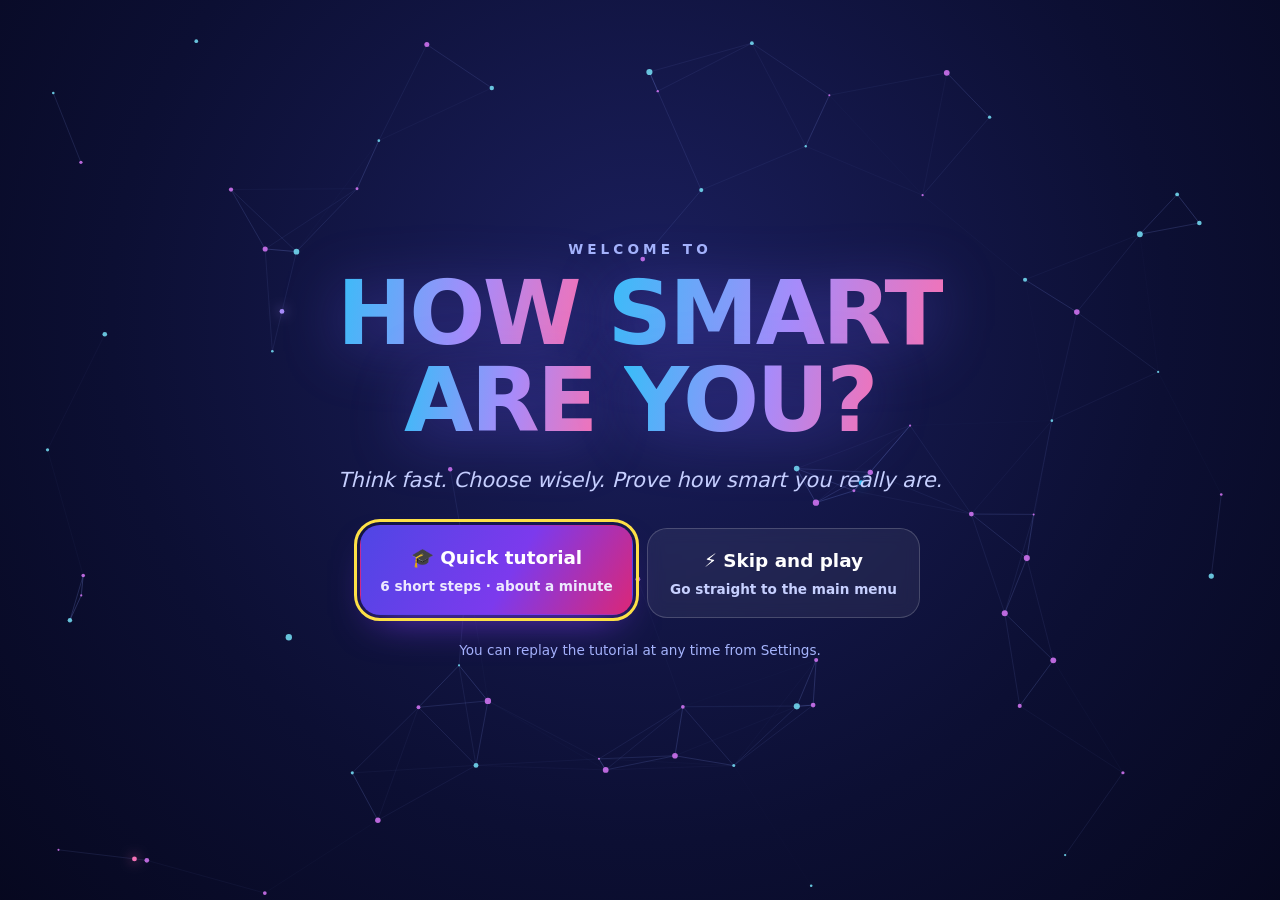
<file: index.html>
<!DOCTYPE html>
<html lang="en">
<head>
<meta charset="utf-8">
<meta name="viewport" content="width=device-width, initial-scale=1, viewport-fit=cover">
<title>How Smart Are You?</title>
<link rel="icon" href="data:,">

<link rel="stylesheet" href="css/game.css">
<script>
/* Loading guard: if a game file can't be loaded (a missing file, a bad upload, a dropped connection),
   show a clear message with a Reload button instead of a half-working page. Optional files (marked
   data-optional, such as a platform SDK that an ad blocker may stop) are ignored. */
(function(){var missing=false;
 function fail(why){if(document.getElementById('hsay-loadfail'))return;var d=document.createElement('div');d.id='hsay-loadfail';d.setAttribute('role','alert');
  d.style.cssText='position:fixed;inset:0;z-index:2147483646;display:grid;place-items:center;padding:24px;background:#0b0a1f;color:#f6f1ff;font:17px/1.5 system-ui,-apple-system,Segoe UI,Roboto,sans-serif;text-align:center';
  d.innerHTML='<div style="max-width:420px"><div style="font-size:3rem">🧠</div><h1 style="font-size:1.6rem;margin:.3em 0">The game couldn’t finish loading</h1><p style="color:#c7c1e6">'+why+'</p><button style="margin-top:12px;padding:12px 26px;border:0;border-radius:14px;font:800 1.05rem system-ui,sans-serif;background:#7c3aed;color:#fff;cursor:pointer" onclick="location.reload()">Reload</button></div>';
  document.body.appendChild(d)}
 window.addEventListener('error',function(e){var t=e.target;if(t&&t!==window&&(t.tagName==='SCRIPT'||t.tagName==='LINK')&&!t.hasAttribute('data-optional'))missing=true},true);
 window.addEventListener('load',function(){if(missing)fail('A game file is missing or couldn’t be downloaded. Check your connection and try again.');
  else if(!window.HSAY_BOOTED)fail('Something went wrong while starting the game. Reloading usually fixes it.')})})();
</script>
</head>
<body>
<button class="tg" id="tg" aria-label="Toggle light and dark theme">◐</button>
<nav class="topnav" aria-label="Player areas"><button class="chip" data-shop aria-label="Shop" data-s="Shop">🛒<span class="tx"> Shop</span></button><button class="chip" data-p="progress" aria-label="Progress" data-s="Progress">📈<span class="tx"> Progress</span></button><button class="chip" data-p="stats" aria-label="Stats" data-s="Stats">📊<span class="tx"> Stats</span></button><button class="chip" data-p="achievements" aria-label="Achievements" data-s="Awards">🏅<span class="tx"> Achievements</span></button><button class="chip" data-p="missions" aria-label="Missions" data-s="Missions">🎯<span class="tx"> Missions</span></button><button class="chip" data-p="profile" aria-label="Profile" data-s="Profile">👤<span class="tx"> Profile</span></button><button class="chip" data-a="music" aria-label="Music" data-s="Music">🎵<span class="tx"> Music</span></button><button class="chip" id="mbtn" hidden aria-label="Play music">♪</button></nav>
<div class="orb o1"></div><div class="orb o2"></div>
<canvas id="bg" aria-hidden="true"></canvas>

<main class="stage">
  <button class="pcard" id="pcard" data-p="profile" aria-label="Open your profile"></button>
  <div class="badge">The brain-teasing game</div>
  <h1 id="title" aria-label="How Smart Are You?"></h1>
  <p class="tag" id="tag" aria-live="off"></p>
  <nav class="menu">
    <button class="btn main" data-a="play">▶ Play</button>
    <button class="btn" data-a="shop">🛒 Shop</button>
    <button class="btn" data-a="settings">⚙ Settings</button>
    <button class="btn" data-a="updates">✦ Updates</button>
    <button class="btn" data-a="leaderboard">🏆 Best results</button>
  </nav>
  <button class="dcard" id="dcard" data-p="missions" aria-label="Daily Challenge"></button>
</main>
<section class="welcome" id="welcome" hidden role="dialog" aria-modal="true" aria-labelledby="wlT"><canvas id="wlbg" aria-hidden="true"></canvas><div class="wlin" id="wlin"></div></section>

<div class="scrim" id="settings" aria-hidden="true"><div class="panel" role="dialog" aria-label="Settings">
  <h2>Settings</h2>
  <div class="row"><label for="master">Master volume</label><input type="range" id="master" min="0" max="100" aria-valuetext=""></div>
  <div class="row"><span>Sound effects</span><div class="chips"><button class="chip" data-k="sound" data-v="true">On</button><button class="chip" data-k="sound" data-v="false">Off</button></div></div>
  <div class="row"><span>Motion</span><div class="chips"><button class="chip" data-k="calm" data-v="false">Full</button><button class="chip" data-k="calm" data-v="true">Calm</button></div></div>
  <div class="row"><label for="vol">Sound effects volume</label><input type="range" id="vol" min="0" max="100" aria-valuetext=""></div>
  <div class="row"><span>Music</span><div class="chips"><button class="chip" data-mon="true">On</button><button class="chip" data-mon="false">Off</button></div></div>
  <div class="row"><label for="mvol">Music volume</label><input type="range" id="mvol" min="0" max="100" aria-valuetext=""></div>
  <div class="row"><span>Menu music</span><button class="chip" data-a="music">🎵 <span id="mcur">Neon Lobby</span> · Change</button></div>
  <div class="mplay"><p class="mut" id="mnow" aria-live="polite"></p><button class="chip" id="mpp" hidden>▶ Play</button></div>
  <p class="mut" style="font-size:.8rem">Original music made for this game and played live by your browser (no audio files). Every mode has its own track: Quiz Show (Classic), Last Second (Survival, speeding up as the clock runs down), Neural Arena (Human vs AI), Showtime (Category Game), Hidden Door (Riddle Mode) and Final Riddle (boss riddles). Pick the menu music in the Music panel (🎵 at the top of the home screen); it never replaces a mode’s own soundtrack. Games end with a short victory or defeat tune. Sound effects work with the music on or off.</p>
  <div class="row" id="huerow"><label for="hue">Accent colour</label><input type="range" id="hue" min="0" max="360"></div>
  <div class="row" id="lookrow"><span>Look</span><span class="chips"><button class="chip" data-shop="themes">🎨 Themes</button><button class="chip" data-inv>🎒 Inventory</button></span></div>
  <p class="mut" id="looknote"></p>
  <div class="row"><span>Tutorial</span><button class="chip" data-wlreplay>🎓 Replay the tutorial</button></div>
  <p class="mut" id="privnote" style="font-size:.8rem"><b>Privacy:</b> no account, email or sign-in is needed. Your player name, progress and settings are stored only in this browser on this device and are not sent to us. Clearing your browser data deletes them; to keep a copy, use Export save on your Profile page.</p>
  <button class="x" data-a="close">Done</button>
</div></div>

<div class="scrim" id="updates" aria-hidden="true"><div class="panel" role="dialog" aria-label="Updates">
  <h2>Updates</h2>
  <ul class="log">
    <li><b>v0.15.4 · Pause fix</b> Pressing Esc or the pause button is no longer counted as playing (Poki edition).</li>
    <li><b>v0.15.3 · Pause</b> Press Esc, or tap the pause button on phones and tablets, to pause any game: the clock stops and the question is hidden until you resume. Also: a stricter player-name check.</li>
    <li><b>v0.15.2 · Behind the scenes</b> The game is now built from separate, tidier files, with no changes to how it plays, and Settings now shows a lasting warning if your browser can’t save progress. Also: a stricter player-name check, a short privacy note in Settings, and a Skip button for boss-riddle intros.</li>
    <li><b>v0.15.1 · Release check</b> Smoother menus (the home screen rests while a panel or game covers it), fixes for older Safari and Firefox, a Daily Challenge and missions that can’t be re-claimed by changing the device date, a finished-but-unclaimed Daily Challenge is now paid after midnight instead of lost, better handling of full browser storage, and a reminder of when you last backed up your save.</li>
    <li><b>v0.15 · Polish update</b> A welcome screen and a quick interactive tutorial for new players (replay it from Settings), a Daily Challenge with streak bonuses, 19 new long-term achievements, a full player record on your profile, live previews for every effect in the shop and inventory, a phone layout with a tab bar along the bottom, and safer saving (a backup copy, recovery from a damaged save, and progress kept in step between tabs).</li>
    <li><b>v0.14 · Customisation update</b> A Music panel with 8 menu tracks to preview and choose (6 of them new), 29 new themes, 12 new backgrounds, new frames, titles and effects, and 35 harder achievements, some secret, with exclusive rewards and a new achievements screen.</li>
    <li><b>v0.13 · Immersion update</b> Every mode now has its own music, a five-second introduction and a 3-2-1-GO countdown, and its own stage in place of the homepage background. Right and wrong answers are louder and clearer, and the AI has its own sounds.</li>
    <li><b>v0.12 · Riddle Mode and arenas</b> A new Riddle Mode with its own riddles, timers, hints and boss riddles. Every mode now has its own stage, Human vs AI plays in a 3D arena with a clock that speeds up, and there is new music, a Survival heartbeat and a master volume.</li>
    <li><b>v0.11 · Category Game</b> A new mode: take turns naming things in a category against 1 to 8 AI opponents with seven difficulty levels, across 44 categories with their own answer lists. Includes new achievements, missions and a Category Game stats page. Online rooms are built and need an online server to be connected before they can be used.</li>
    <li><b>v0.10 · Quality pass</b> Fixes and polish across the game: corrected and replaced questions, fairer Survival rewards, a Submit button for touch screens, stricter checking of short answers, smoother settings sliders and many smaller fixes.</li>
    <li><b>v0.9 · Survival, 43 categories and Mythic items</b> A new Survival Mode (one life, one shared clock), 43 categories with 1738 written questions, smarter answer checking (small typos, “the”, accents, number words and alternative answers), 19 new themes, 10 new backgrounds, 20 new avatars, Mythic and Insane rarities, optional original music, username checks and separate best results for each mode.</li>
    <li><b>v0.8 · Shop &amp; customisation</b> A shop with 11 themes, 11 backgrounds, avatars (including original drawn designs), titles, profile frames, effects and sound packs. Preview before you buy, an inventory to equip and unequip, rarity labels and daily featured items. Every level up now pays 🪙 30 and 💎 1.</li>
    <li><b>v0.7</b> 34 categories, 800 questions, achievements and daily and weekly missions.</li>
    <li><b>v0.6</b> Levels, ranks, Brain Coins and Gems, statistics and save backups.</li>
    <li><b>Next</b> More game modes.</li>
  </ul>
  <button class="x" data-a="close">Close</button>
</div></div>

<div class="scrim" id="leaderboard" aria-hidden="true"><div class="panel" role="dialog" aria-label="Best results">
  <h2>Your best results</h2><div class="ptabs" id="lbtabs"></div><p class="lbme" id="lbme"></p><p class="mut">Your top 10 runs in this mode, saved on this device.</p><ol class="lb" id="lbl"></ol>
  <button class="x" data-a="close">Close</button>
</div></div>

<div class="scrim" id="page" aria-hidden="true"><div class="panel wide" role="dialog" aria-label="Player area"><div class="ptabs" id="ptabs"></div><div id="pg"></div><button class="x" data-a="close">Close</button></div></div>

<div class="scrim" id="shop" aria-hidden="true"><div class="panel shop" role="dialog" aria-labelledby="shopT">
  <div class="shophd">
    <div class="top"><h2 id="shopT">Shop</h2><div class="bal" aria-live="polite"><span id="balC">🪙 0</span><span id="balG">💎 0</span></div><button class="chip" id="invBtn" aria-pressed="false">🎒 Inventory</button><button class="chip" data-a="close" aria-label="Close the shop">✕</button></div>
    <div class="stabs" role="tablist" aria-label="Shop sections" id="stabs"></div>
    <div class="sfilt" id="sfilt"><input class="nm" id="ssearch" type="search" placeholder="Search every item" aria-label="Search the shop" autocomplete="off"><select id="sshow" aria-label="Show"><option value="all">All items</option><option value="avail">Not owned</option><option value="afford">Can afford now</option><option value="owned">Owned</option></select><select id="ssort" aria-label="Sort"><option value="price">Price: low to high</option><option value="rar">Rarity</option><option value="name">Name</option></select></div>
  </div>
  <div class="shopbody" id="sbody"></div>
</div></div>
<div class="panel pvdemo" id="pvdemo" hidden aria-hidden="true"><h3>Sample screen</h3><p class="mut">How this theme looks in a game:</p><p><b>Which planet is known as the Red Planet?</b></p><input class="ans" value="Mars" readonly tabindex="-1" aria-hidden="true"><div class="qbtns"><span class="chip" aria-pressed="true">Selected</span><span class="chip">Option</span></div><span class="bar"><i style="width:64%"></i></span><p class="mut" style="margin-top:6px">Level 12 · 640 / 1,000 XP</p><span class="x" style="display:block;text-align:center">Main button</span></div>
<div class="pvbar" id="pvbar" hidden role="status"><span>Previewing <b id="pvname"></b></span><button class="chip" id="pvsample" hidden aria-pressed="false">Sample screen</button><button class="chip" id="pvbuy"></button><button class="chip" id="pvend">Back to shop</button></div>

<div class="scrim" id="music" aria-hidden="true"><div class="panel musp" role="dialog" aria-modal="true" aria-labelledby="musT"><h2 id="musT">🎵 Music</h2><p class="mut">Choose the music for the menus. Every game mode keeps its own soundtrack, which plays automatically.</p><div class="mnow"><div class="eq" id="meq" aria-hidden="true"><i></i><i></i><i></i><i></i></div><div><small>Now playing</small><b id="mnowt"></b><small id="mnowm"></small></div><button class="chip" id="mpp2">▶ Play</button></div><div class="row"><label for="mvol2">Music volume</label><input type="range" id="mvol2" min="0" max="100"></div><h3 style="margin:10px 0 0">Menu music</h3><ul class="mlist" id="mlist"></ul><p class="mut" style="margin-top:12px">Game soundtracks: Quiz Show (Classic) · Last Second (Survival) · Neural Arena (Human vs AI) · Showtime (Category Game) · Hidden Door (Riddle Mode) · Final Riddle (boss riddles).</p><button class="x" data-a="close">Done</button></div></div>
<div class="scrim" id="game" aria-hidden="true"><div class="env" id="genv" aria-hidden="true"></div><div class="panel" role="dialog" aria-label="Game"><div id="gb"></div></div></div>

<div id="toast" class="toast" role="status" aria-live="polite"></div>
<script src="data/game-data.js"></script>
<script src="js/game.js"></script>
</body>
</html>
</file>
<file: css/game.css>
/* How Smart Are You? — Standalone web build. Generated by tools/build.js from src/; edit the files in src/, not this one. */
/* ---- css/01-base.css ---- */

:root{--h:265;--L:46%;--bg1:#fdf6ff;--bg2:#dfe6ff;--fg:#1d1240;--mut:#5d5580;--card:#fff;--bd:#d9cdf5;--mx:0;--my:0;
--a:hsl(var(--h) 90% 55%);--b:hsl(calc(var(--h) + 70) 95% 58%);--c:hsl(calc(var(--h) + 160) 90% 45%);
box-sizing:border-box;padding-top:env(safe-area-inset-top,0px);padding-bottom:env(safe-area-inset-bottom,0px)}
@media(prefers-color-scheme:dark){:root:not([data-theme="light"]){--L:66%;--bg1:#0a0620;--bg2:#1c1158;--fg:#f6f1ff;--mut:#b9aedf;--card:#170f38;--bd:#33256b;--a:hsl(var(--h) 95% 68%);--b:hsl(calc(var(--h) + 70) 95% 66%);--c:hsl(calc(var(--h) + 160) 90% 60%);color-scheme:dark}}
:root[data-theme="dark"]{--L:66%;--bg1:#0a0620;--bg2:#1c1158;--fg:#f6f1ff;--mut:#b9aedf;--card:#170f38;--bd:#33256b;--a:hsl(var(--h) 95% 68%);--b:hsl(calc(var(--h) + 70) 95% 66%);--c:hsl(calc(var(--h) + 160) 90% 60%);color-scheme:dark}
*{box-sizing:border-box}
html,body{height:100%;margin:0}
body{background:radial-gradient(1200px 800px at 50% 15%,var(--bg2),var(--bg1));color:var(--fg);font:17px/1.5 system-ui,-apple-system,"Segoe UI",Roboto,sans-serif;overflow:hidden}
button{font:inherit;color:inherit;cursor:pointer}
:focus-visible{outline:3px solid var(--c);outline-offset:3px}
#bg{position:fixed;inset:0;width:100%;height:100%;z-index:0}
.orb{position:fixed;border-radius:50%;filter:blur(80px);opacity:.35;z-index:0;transform:translate(calc(var(--mx)*-45px),calc(var(--my)*-35px))}
.o1{width:360px;height:360px;background:var(--a);top:-80px;left:-60px}
.o2{width:300px;height:300px;background:var(--b);bottom:-60px;right:-40px}
.stage{position:relative;z-index:1;min-height:100vh;min-height:100dvh;display:flex;flex-direction:column;align-items:center;justify-content:center;text-align:center;padding:24px 18px;perspective:900px}
.badge{font-weight:700;font-size:.8rem;letter-spacing:.18em;text-transform:uppercase;color:var(--mut);border:1px solid var(--bd);background:var(--card);padding:6px 14px;border-radius:999px;margin-bottom:18px;animation:fade .8s .1s backwards}
h1{margin:0;font-size:clamp(2.7rem,9.5vw,6.8rem);line-height:.98;letter-spacing:-.035em;font-weight:900;transform-style:preserve-3d;transform:rotateY(calc(var(--mx)*9deg)) rotateX(calc(var(--my)*-7deg));animation:bob 5s ease-in-out infinite}
.w{display:inline-block;margin:0 .12em;transform:translate3d(calc(var(--mx)*var(--d)*1px),calc(var(--my)*var(--d)*1px),0)}
.ch{display:inline-block;color:hsl(calc(var(--h) + var(--i)*17) 90% var(--L));text-shadow:0 6px 30px hsl(calc(var(--h) + var(--i)*17) 90% 60%/.45);transition:transform .25s cubic-bezier(.3,1.8,.5,1);animation:pop .9s cubic-bezier(.2,1.7,.4,1) backwards;animation-delay:calc(var(--i)*65ms + 250ms)}
.ch:hover{transform:translateY(-14px) rotate(-8deg) scale(1.15)}
@keyframes pop{0%{transform:translateY(70px) scale(.2) rotate(-18deg);opacity:0}100%{opacity:1}}
@keyframes bob{50%{translate:0 -8px}}
@keyframes fade{from{opacity:0;transform:translateY(10px)}}
.tag{min-height:2em;margin:18px 0 30px;font-size:1.15rem;color:var(--mut)}
.tag::after{content:"";display:inline-block;width:2px;height:1.1em;background:var(--a);margin-left:3px;vertical-align:-.2em;animation:blink 1s steps(1) infinite}
@keyframes blink{50%{opacity:0}}
.menu{display:grid;gap:14px;width:min(340px,86vw)}
.btn{--s:1;position:relative;overflow:hidden;padding:16px 26px;border-radius:18px;border:2px solid var(--bd);background:var(--card);font-weight:800;font-size:1.25rem;letter-spacing:.01em;transform:translate(var(--tx,0px),var(--ty,0px)) scale(var(--s));transition:transform .18s,box-shadow .2s,border-color .2s;animation:fade .7s backwards}
.btn:nth-child(1){animation-delay:1.2s}.btn:nth-child(2){animation-delay:1.35s}.btn:nth-child(3){animation-delay:1.5s}
.btn:hover{--s:1.05;border-color:var(--a);box-shadow:0 14px 34px -14px var(--a)}
.btn:active{--s:.97}
.btn::before{content:"";position:absolute;inset:0;background:linear-gradient(110deg,transparent 30%,hsl(0 0% 100%/.45) 50%,transparent 70%);transform:translateX(-120%);transition:transform .6s}
.btn:hover::before{transform:translateX(120%)}
.btn.main{color:#fff;border-color:transparent;background:linear-gradient(100deg,var(--a),var(--b));font-size:1.45rem;padding:19px 26px;animation:fade .7s 1.2s backwards,pulse 2.6s 2.2s infinite}
@keyframes pulse{50%{box-shadow:0 0 0 12px hsl(var(--h) 90% 60%/0)}0%{box-shadow:0 0 0 0 hsl(var(--h) 90% 60%/.5)}}
.tg{position:fixed;top:max(12px,env(safe-area-inset-top,0px));right:12px;z-index:5;border:1px solid var(--bd);background:var(--card);border-radius:999px;width:42px;height:42px;font-size:1.1rem}
.scrim{position:fixed;inset:0;z-index:10;display:grid;place-items:center;padding:18px;background:hsl(255 60% 8%/.6);-webkit-backdrop-filter:blur(6px);backdrop-filter:blur(6px);visibility:hidden;opacity:0;transition:opacity .25s,visibility 0s .25s}
.scrim.open{visibility:visible;opacity:1;transition-delay:0s}
.panel{width:min(480px,100%);max-height:88vh;max-height:88dvh;overflow:auto;background:var(--card);border:1px solid var(--bd);border-radius:26px;padding:26px;text-align:left;transform:translateY(24px) scale(.95);transition:transform .35s cubic-bezier(.2,1.5,.4,1)}
.scrim.open .panel{transform:none}
.panel h2{margin:0 0 14px;font-size:1.7rem;letter-spacing:-.02em}
.row{display:flex;justify-content:space-between;align-items:center;gap:12px;padding:12px 0;border-top:1px solid var(--bd)}
.chips{display:flex;gap:6px;flex-wrap:wrap}
.chip{border:1px solid var(--bd);background:transparent;border-radius:999px;padding:6px 14px;font-weight:700;transition:.15s}
.chip[aria-pressed="true"]{background:linear-gradient(100deg,var(--a),var(--b));color:#fff;border-color:transparent}
input[type=range]{accent-color:var(--a);width:150px}
.x{margin-top:16px;width:100%;padding:12px;border-radius:14px;border:0;font-weight:800;color:#fff;background:linear-gradient(100deg,var(--a),var(--b))}
.log{margin:0;padding:0;list-style:none}.log li{padding:10px 0;border-top:1px solid var(--bd)}.log b{color:var(--a)}
.mut{color:var(--mut);margin:0 0 8px;font-size:.9rem}
.cd{font-size:7rem;font-weight:900;text-align:center;line-height:1;color:var(--a);animation:pop .6s cubic-bezier(.2,1.7,.4,1)}
#gb h3{font-size:1.4rem;margin:4px 0 16px;line-height:1.25}
.opts{display:grid;grid-template-columns:1fr 1fr;gap:10px}
.opt{padding:14px;border-radius:14px;border:2px solid var(--bd);background:transparent;font-weight:700;font-size:1.05rem;transition:.15s}
.opt:hover:not(:disabled){border-color:var(--a);transform:translateY(-2px)}
.opt.ok{background:hsl(145 70% 45%);border-color:transparent;color:#fff;animation:jump .4s}
.opt.bad{background:hsl(0 75% 55%);border-color:transparent;color:#fff;animation:shake .4s}
@keyframes jump{50%{transform:scale(1.08)}}@keyframes shake{25%{transform:translateX(-7px)}75%{transform:translateX(7px)}}
.spark{position:fixed;width:10px;height:10px;border-radius:3px;pointer-events:none;z-index:50;animation:out .8s ease-out forwards}
@keyframes out{to{transform:translate(var(--dx),var(--dy)) rotate(260deg) scale(0);opacity:0}}
.menu{gap:10px}.btn{padding:13px 24px}.btn.main{padding:16px 24px}.btn:nth-child(4){animation-delay:1.65s}
.cats{display:grid;grid-template-columns:repeat(auto-fill,minmax(112px,1fr));gap:10px;margin:14px 0}
.cat{padding:12px 6px;border-radius:16px;border:2px solid var(--bd);background:transparent;font-weight:800;font-size:1rem;display:flex;flex-direction:column;align-items:center;gap:6px;transition:.18s}
.cat span{font-size:1.7rem;transition:transform .25s}.cat:hover{border-color:var(--a);transform:translateY(-3px) rotate(-1deg)}.cat:hover span{transform:scale(1.25) rotate(8deg)}
.hud{display:flex;justify-content:space-between;font-weight:800;margin-bottom:10px}#lv{color:hsl(0 80% 60%);letter-spacing:.1em}
.tbar{height:12px;border-radius:99px;background:var(--bd);overflow:hidden;margin-bottom:12px}.tbar i{display:block;height:100%;width:100%;transform-origin:left;background:hsl(120 80% 50%)}
.ans{width:100%;padding:14px 16px;border-radius:14px;border:2px solid var(--bd);background:var(--bg1);color:var(--fg);font:700 1.3rem system-ui,sans-serif}
.ans:focus{border-color:var(--a);outline:none}.ans.bad{animation:shake .4s;border-color:hsl(0 75% 55%)}.ans.ok{border-color:hsl(145 70% 45%)}
.fb{min-height:1.6em;margin:10px 0 8px;font-weight:700}.big{font-size:3rem;font-weight:900;margin:0;color:var(--a)}
.lb{list-style:none;margin:0;padding:0}.lb li{display:grid;grid-template-columns:2rem 1fr auto auto;gap:8px;padding:9px 6px;border-top:1px solid var(--bd);align-items:center}.lb li.me{background:hsl(var(--h) 90% 60%/.18);border-radius:10px}.lb em{font-style:normal;color:var(--mut);font-size:.85rem}.lb small{display:block;color:var(--mut)}
.nm{width:100%;padding:12px 14px;border-radius:12px;border:2px solid var(--bd);background:var(--bg1);color:var(--fg);font:700 1.1rem system-ui,sans-serif;margin-top:10px}
.pcard{display:flex;align-items:center;gap:12px;padding:8px 16px;margin-bottom:14px;border-radius:18px;border:1px solid var(--bd);background:var(--card);text-align:left;animation:fade .8s backwards}
.pcard:hover{border-color:var(--a)}.pcard .av{font-size:2rem}.pcard .pi{display:grid;gap:3px;min-width:150px}.pcard small{color:var(--mut)}.pcard .cur{font-weight:800;font-size:.9rem;line-height:1.3}
.bar{display:block;height:9px;background:var(--bd);border-radius:9px;overflow:hidden}.bar i{display:block;height:100%;background:linear-gradient(90deg,var(--a),var(--b));border-radius:9px;transition:width .9s cubic-bezier(.2,.8,.2,1)}
.bar.thick{height:16px}
.topnav{position:fixed;top:max(12px,env(safe-area-inset-top,0px));left:12px;z-index:5;display:flex;gap:6px;flex-wrap:wrap;max-width:calc(100vw - 72px)}.topnav .chip{background:var(--card)}
.panel.wide{width:min(800px,100%)}.ptabs{display:flex;gap:6px;flex-wrap:wrap;margin-bottom:12px}
.mgrid{display:grid;grid-template-columns:repeat(auto-fill,minmax(125px,1fr));gap:10px;margin:12px 0}.m{border:1px solid var(--bd);border-radius:14px;padding:10px;text-align:center}.m b{display:block;font-size:1.35rem}.m small{color:var(--mut)}
table.t{width:100%;border-collapse:collapse;margin-bottom:8px}.t th,.t td{padding:6px;border-top:1px solid var(--bd);text-align:left}
.toast{position:fixed;left:50%;bottom:max(18px,env(safe-area-inset-bottom,0px));transform:translate(-50%,30px);background:var(--card);border:1px solid var(--bd);padding:10px 18px;border-radius:14px;opacity:0;pointer-events:none;z-index:60;transition:.3s}.toast.show{opacity:1;transform:translate(-50%,0)}
.lvl{position:fixed;inset:0;z-index:70;display:grid;place-items:center;pointer-events:none;background:hsl(255 60% 8%/.6);animation:fade .4s}.lvl div{font-size:clamp(2.6rem,12vw,7rem);font-weight:900;color:#fff;text-align:center;line-height:1.05;animation:pop .8s cubic-bezier(.2,1.7,.4,1)}
.av-grid{display:flex;flex-wrap:wrap;gap:8px;margin-bottom:8px}.avb{font-size:1.6rem;border:2px solid var(--bd);border-radius:14px;background:transparent;width:52px;height:52px}.avb[aria-pressed="true"]{border-color:var(--a);background:hsl(var(--h) 90% 60%/.2)}
.spark2{width:100%;height:70px}summary{cursor:pointer;padding:6px 0}.qbtns{display:flex;gap:8px}.how{margin:6px 0 10px;color:var(--mut)}
.agrid{display:grid;grid-template-columns:repeat(auto-fill,minmax(210px,1fr));gap:10px}.ac{border:1px solid var(--bd);border-radius:14px;padding:12px;display:grid;gap:5px;align-content:start}.ac.got{border-color:var(--a)}.ai{font-size:1.6rem}.ac small{color:var(--mut)}
.ms{display:flex;gap:12px;align-items:center;justify-content:space-between;padding:10px 0;border-top:1px solid var(--bd)}.ms>div{flex:1;display:grid;gap:5px}.chip:disabled{opacity:.5;cursor:not-allowed}#gb h4{margin:14px 0 6px;color:var(--mut);font-size:.8rem;letter-spacing:.12em;text-transform:uppercase}
.chip:disabled{opacity:.42;cursor:not-allowed;transform:none}
.chip.ready{background:linear-gradient(100deg,var(--a),var(--b));color:#fff;border-color:transparent;animation:pulse 2.4s infinite}
.ms.done b::before{content:"✅ "}
.btn:nth-child(5){animation-delay:1.8s}
/* ---- css/02-themes.css ---- */
/* ===== Themes (data-skin). Each sets the full palette: page, panels, borders, text,
   accents, text-on-accent, overlays, orbs and title letters. Classic keeps the
   original light/dark rules above. ===== */
:root{--onA:#fff;--scrim:hsl(255 60% 8%/.6);--orbA:var(--a);--orbB:var(--b);--orbOp:.35;--ts:90%;--hs:17;--glow:0 14px 34px -14px var(--a)}
:root[data-skin="midnight"]{--hs:6;--h:225;--L:72%;--ts:70%;--bg1:#070b18;--bg2:#16224a;--fg:#eef2ff;--mut:#aab5d8;--card:#0f1730;--bd:#2a3a66;--a:#7aa2ff;--b:#b48cff;--c:#5eead4;--onA:#0a0f24;--scrim:hsl(225 60% 4%/.72);--orbA:#3b5bdb;--orbB:#7c3aed;--orbOp:.3;color-scheme:dark}
:root[data-skin="neon"]{--h:310;--L:66%;--ts:100%;--hs:25;--bg1:#05010a;--bg2:#1c0329;--fg:#fdf4ff;--mut:#d3bde3;--card:#12041c;--bd:#4a1a63;--a:#ff2bd6;--b:#39ff88;--c:#00e5ff;--onA:#140018;--scrim:hsl(300 80% 3%/.75);--orbOp:.5;--glow:0 0 22px 2px var(--a);color-scheme:dark}
:root[data-skin="cyber"]{--h:55;--L:62%;--ts:95%;--hs:30;--bg1:#0d0221;--bg2:#2e0b45;--fg:#f6f1ff;--mut:#c2b3e3;--card:#170634;--bd:#4a2575;--a:#fcee0a;--b:#00e0ff;--c:#ff2a6d;--onA:#120a00;--scrim:hsl(270 70% 4%/.75);--orbA:#ff2a6d;--orbB:#00e0ff;--orbOp:.4;--glow:0 0 20px 0 var(--b);color-scheme:dark}
:root[data-skin="arctic"]{--hs:4;--h:205;--L:42%;--ts:70%;--bg1:#f4fbff;--bg2:#d4ebfa;--fg:#0b2a3f;--mut:#365a72;--card:#fff;--bd:#bcd9ec;--a:#0b6fb4;--b:#0f7f8f;--c:#4f46e5;--onA:#fff;--scrim:hsl(205 50% 15%/.45);--orbA:#7dd3fc;--orbB:#e0f2fe;--orbOp:.6;color-scheme:light}
:root[data-skin="sunset"]{--h:20;--L:68%;--ts:95%;--hs:-14;--bg1:#1f0c1f;--bg2:#5c2443;--fg:#fff4ec;--mut:#f3c9b8;--card:#2a1128;--bd:#5e2a4a;--a:#ff8a3d;--b:#ff4f8b;--c:#ffd166;--onA:#2a0b10;--scrim:hsl(320 50% 6%/.7);--orbA:#ff8a3d;--orbB:#c026d3;--orbOp:.4;color-scheme:dark}
:root[data-skin="forest"]{--hs:8;--h:110;--L:62%;--ts:45%;--bg1:#0b1a12;--bg2:#1f3d2a;--fg:#eef7ea;--mut:#b1cdae;--card:#11261a;--bd:#2d4f38;--a:#7ccf6b;--b:#d4b36a;--c:#4fb3a1;--onA:#0b1a10;--scrim:hsl(140 40% 4%/.72);--orbA:#3f7d4a;--orbB:#8a6a2f;--orbOp:.35;color-scheme:dark}
:root[data-skin="ocean"]{--hs:9;--h:185;--L:62%;--ts:75%;--bg1:#021a26;--bg2:#063a50;--fg:#e8fbff;--mut:#a3cfdb;--card:#052633;--bd:#145066;--a:#2dd4bf;--b:#38bdf8;--c:#a78bfa;--onA:#02161e;--scrim:hsl(200 70% 4%/.72);--orbA:#0891b2;--orbB:#2dd4bf;--orbOp:.35;color-scheme:dark}
:root[data-skin="crimson"]{--hs:6;--h:355;--L:64%;--ts:85%;--bg1:#120406;--bg2:#3d0b14;--fg:#fff1f2;--mut:#e9b3ba;--card:#1c070b;--bd:#521824;--a:#ef4444;--b:#f97316;--c:#fb7185;--onA:#1a0306;--scrim:hsl(350 70% 4%/.74);--orbA:#b91c1c;--orbB:#f97316;--orbOp:.35;color-scheme:dark}
:root[data-skin="minimal"]{--h:0;--L:22%;--ts:0%;--bg1:#f6f6f3;--bg2:#ecece6;--fg:#1b1b1b;--mut:#525252;--card:#fff;--bd:#d6d6cf;--a:#1f1f1f;--b:#3f3f46;--c:#2563eb;--onA:#fff;--scrim:hsl(0 0% 10%/.45);--orbOp:0;--glow:0 10px 24px -14px #0006;color-scheme:light}
:root[data-skin="golden"]{--hs:1;--h:45;--L:66%;--ts:85%;--bg1:#0c0a05;--bg2:#2b2209;--fg:#fff8e1;--mut:#dcc994;--card:#17120a;--bd:#56441a;--a:#e9b949;--b:#fde68a;--c:#f59e0b;--onA:#1a1203;--scrim:hsl(45 50% 3%/.76);--orbA:#b8860b;--orbB:#fde68a;--orbOp:.3;--glow:0 0 24px -2px #e9b94999;color-scheme:dark}
.btn.main,.x,.chip[aria-pressed="true"],.chip.ready{color:var(--onA)}
.scrim,.lvl{background:var(--scrim)}
.o1{background:var(--orbA)}.o2{background:var(--orbB)}.orb{opacity:var(--orbOp)}
.ch{color:hsl(calc(var(--h) + var(--i)*var(--hs)) var(--ts) var(--L));text-shadow:0 6px 30px hsl(calc(var(--h) + var(--i)*var(--hs)) var(--ts) 60%/.45)}
.btn:hover{box-shadow:var(--glow)}
:root[data-skin="neon"] .panel,:root[data-skin="cyber"] .panel{box-shadow:0 0 0 1px var(--bd),0 0 40px -12px var(--a)}
:root[data-skin="arctic"] .panel{box-shadow:0 20px 50px -30px #0b6fb488;border-color:#cfe6f5}
:root[data-skin="golden"] .panel{border-color:#7a5f1e;box-shadow:0 0 0 1px #00000080,0 24px 60px -30px #e9b94966}
:root[data-skin="minimal"] .btn::before{display:none}
/* ---- css/03-cosmetics.css ---- */
/* ===== Button hover cosmetics (added on top of the original magnetic hover and shine) ===== */
:root[data-hover="glow"] .btn:hover{box-shadow:0 0 0 3px color-mix(in srgb,var(--a) 45%,transparent),0 0 28px 2px color-mix(in srgb,var(--a) 55%,transparent)}
:root[data-hover="lift"] .btn:hover{--s:1.07;box-shadow:0 22px 34px -16px #000a;translate:0 -4px}
:root[data-hover="rainbow"] .btn:hover{border-color:transparent;background:linear-gradient(var(--card),var(--card)) padding-box,linear-gradient(90deg,#f43f5e,#f59e0b,#22c55e,#06b6d4,#8b5cf6,#f43f5e) border-box;background-size:100% 100%,200% 100%;animation:rbw 1.4s linear infinite}
:root[data-hover="rainbow"] .btn.main:hover{background:linear-gradient(100deg,var(--a),var(--b)) padding-box,linear-gradient(90deg,#f43f5e,#f59e0b,#22c55e,#06b6d4,#8b5cf6,#f43f5e) border-box;background-size:100% 100%,200% 100%}
@keyframes rbw{to{background-position:0 0,200% 0}}
/* ===== Avatars and frames ===== */
.ava{display:inline-grid;place-items:center;width:1.5em;height:1.5em;border-radius:50%;position:relative;line-height:1;flex:none}
.ava svg{width:100%;height:100%;display:block}
.ava.fr-ring{box-shadow:0 0 0 .09em var(--card),0 0 0 .16em var(--a)}
.ava.fr-frost{box-shadow:0 0 0 .07em #e0f2fe,0 0 0 .12em #7dd3fc,0 0 0 .17em #e0f2fe}
.ava.fr-neon{box-shadow:0 0 0 .08em #39ff88,0 0 .3em .05em #39ff88;animation:npulse 1.8s ease-in-out infinite}
.ava.fr-gold{box-shadow:0 0 0 .08em #7a5a0c,0 0 0 .15em #f5c542,0 0 .25em .05em #f5c54288}
.ava.fr-rainbow::before{content:"";position:absolute;inset:-.14em;border-radius:50%;background:conic-gradient(#f43f5e,#f59e0b,#22c55e,#06b6d4,#8b5cf6,#f43f5e);z-index:-1;animation:spin 4s linear infinite;-webkit-mask:radial-gradient(circle,transparent 62%,#000 64%);mask:radial-gradient(circle,transparent 62%,#000 64%)}
@keyframes npulse{50%{box-shadow:0 0 0 .08em #39ff88,0 0 .6em .12em #39ff88}}@keyframes spin{to{transform:rotate(1turn)}}
.pcard .av{font-size:2rem;display:inline-flex}
/* ===== Effects ===== */
.fxp{position:fixed;pointer-events:none;z-index:55;left:0;top:0}
.cf{width:8px;height:12px;border-radius:2px;animation:cf 1.1s cubic-bezier(.2,.6,.4,1) forwards}
@keyframes cf{0%{transform:translate(var(--x0),var(--y0)) rotate(0)}100%{transform:translate(var(--x1),var(--y1)) rotate(var(--rot));opacity:0}}
.rg{width:20px;height:20px;margin:-10px 0 0 -10px;border-radius:50%;border:3px solid var(--a);animation:rg .8s ease-out forwards}
@keyframes rg{to{transform:translate(var(--x0),var(--y0)) scale(var(--sc));opacity:0}}
.fl{font-size:22px;animation:fl 1.2s ease-out forwards}
@keyframes fl{0%{transform:translate(var(--x0),var(--y0)) scale(.6)}20%{transform:translate(var(--x0),calc(var(--y0) - 14px)) scale(1)}100%{transform:translate(var(--x1),var(--y1)) scale(.9);opacity:0}}
.str{width:3px;height:16px;border-radius:3px;background:linear-gradient(var(--c),transparent);animation:str .7s ease-out forwards}
@keyframes str{0%{transform:translate(var(--x0),var(--y0)) rotate(var(--rot)) translateY(0)}100%{transform:translate(var(--x0),var(--y0)) rotate(var(--rot)) translateY(-90px);opacity:0}}
.ptsf{position:absolute;right:0;top:-6px;font-weight:900;color:var(--a);animation:ptsf 1s ease-out forwards;pointer-events:none;white-space:nowrap}
@keyframes ptsf{to{transform:translateY(-34px);opacity:0}}
#scw{position:relative}
.stw.fx-flame.hot b{color:#ff8a1f;text-shadow:0 0 6px #ff5a00,0 -2px 10px #ffb800;animation:flick .25s infinite alternate}
@keyframes flick{to{text-shadow:0 0 9px #ff5a00,0 -4px 14px #ffd000}}
.stw.fx-electric.hot b{color:#7dd3fc;text-shadow:0 0 calc(4px + var(--n)*1px) #38bdf8,0 0 calc(8px + var(--n)*2px) #0ea5e9}
.stw.fx-rainbow.hot b{background:linear-gradient(90deg,#f43f5e,#f59e0b,#22c55e,#06b6d4,#8b5cf6);-webkit-background-clip:text;background-clip:text;color:transparent;background-size:200%;animation:rbw2 1s linear infinite}
@keyframes rbw2{to{background-position:200% 0}}
.tierb{position:fixed;left:50%;top:18%;transform:translateX(-50%);z-index:58;pointer-events:none;padding:10px 22px;border-radius:999px;font-weight:900;font-size:1.2rem;background:linear-gradient(100deg,var(--a),var(--b));color:var(--onA);box-shadow:0 10px 30px -10px #000a;animation:tierb 1.6s ease forwards}
@keyframes tierb{0%{opacity:0;transform:translate(-50%,-14px) scale(.8)}15%{opacity:1;transform:translate(-50%,0) scale(1)}80%{opacity:1}100%{opacity:0;transform:translate(-50%,-8px)}}
.shock{position:fixed;inset:0;z-index:57;pointer-events:none;box-shadow:inset 0 0 0 0 var(--a);animation:shock .9s ease-out forwards}
@keyframes shock{30%{box-shadow:inset 0 0 70px 12px var(--a)}100%{box-shadow:inset 0 0 0 0 transparent}}
.lvl.galaxy{background:radial-gradient(circle,color-mix(in srgb,var(--a) 50%,transparent),var(--scrim) 60%)}
.lvl.gold div{color:#fde68a;text-shadow:0 4px 30px #b8860b}
.gift{position:fixed;z-index:59;pointer-events:none;font-size:64px;left:50%;top:45%;transform:translate(-50%,-50%);animation:gift 1.3s ease forwards}
@keyframes gift{0%{transform:translate(-50%,-50%) scale(.3) rotate(-10deg)}25%{transform:translate(-50%,-50%) scale(1.15) rotate(6deg)}45%{transform:translate(-50%,-50%) scale(1) rotate(-4deg)}60%{transform:translate(-50%,-50%) scale(1.25);opacity:1}100%{transform:translate(-50%,-50%) scale(1.6);opacity:0}}
.ripk{width:16px;height:16px;margin:-8px 0 0 -8px;border-radius:50%;border:2px solid var(--a);animation:rg .7s ease-out forwards}
/* ---- css/04-shop.css ---- */
/* ===== Shop ===== */
.panel.shop{width:min(980px,100%);padding:0;display:flex;flex-direction:column;max-height:92vh;max-height:92dvh;overflow:hidden}
.shophd{padding:20px 22px 10px;border-bottom:1px solid var(--bd);display:grid;gap:10px;background:var(--card);position:relative;z-index:1}
.shophd .top{display:flex;align-items:center;gap:12px;flex-wrap:wrap}.shophd h2{margin:0;flex:1}
.bal{display:flex;gap:8px}.bal span{padding:7px 14px;border-radius:999px;border:1px solid var(--bd);font-weight:900;font-variant-numeric:tabular-nums;transition:transform .2s}
.bal span.bump{transform:scale(1.18)}.bal span.down{color:var(--c)}
.stabs{display:flex;gap:6px;overflow-x:auto;padding-bottom:4px;scrollbar-width:thin}.stabs .chip{white-space:nowrap}
.sfilt[hidden]{display:none}.sfilt{display:flex;gap:8px;flex-wrap:wrap;align-items:center}.sfilt input{flex:1;min-width:160px;margin:0;padding:9px 12px;font-size:1rem}
.sfilt select{padding:9px 10px;border-radius:12px;border:2px solid var(--bd);background:var(--bg1);color:var(--fg);font:700 .95rem system-ui,sans-serif}
.shopbody{overflow:auto;padding:16px 22px 22px;flex:1}
.sgrid{display:grid;grid-template-columns:repeat(auto-fill,minmax(200px,1fr));gap:12px;animation:sgin .3s ease}
@keyframes sgin{from{opacity:0;transform:translateY(8px)}}
.item{position:relative;border:1px solid var(--bd);border-radius:18px;padding:0;overflow:hidden;display:flex;flex-direction:column;background:var(--card);transition:transform .18s,border-color .18s,box-shadow .18s}
.item:hover{transform:translateY(-3px);border-color:var(--a);box-shadow:0 14px 30px -18px var(--a)}
.item.r-e{box-shadow:0 0 0 1px #a855f744}.item.r-l{box-shadow:0 0 0 1px #f59e0b66,0 0 26px -12px #f59e0b}
.item.eq{border-color:var(--a);box-shadow:0 0 0 2px var(--a)}
.item.just{animation:justb .7s ease}@keyframes justb{30%{transform:scale(1.05)}}
.prev{height:104px;display:grid;place-items:center;position:relative;font-size:2.6rem;border-bottom:1px solid var(--bd);overflow:hidden}
.prev .ava{font-size:2.6rem}.prev .ttl{font-size:1rem;font-weight:900;padding:6px 14px;border-radius:999px;background:linear-gradient(100deg,var(--a),var(--b));color:var(--onA);max-width:90%;text-align:center}
.prev canvas{position:absolute;inset:0;width:100%;height:100%}
.mock{position:absolute;inset:10px;border-radius:12px;padding:10px;display:grid;gap:6px;align-content:center;justify-items:center}
.mock i{display:block;border-radius:6px}.mock .m1{width:70%;height:12px}.mock .m2{width:50%;height:16px;border-radius:999px}.mock .m3{width:60%;height:6px;opacity:.7}
.rar{position:absolute;top:8px;left:8px;font-size:.68rem;font-weight:900;letter-spacing:.06em;text-transform:uppercase;padding:3px 8px;border-radius:999px;background:#000a;color:#fff}
.rar::before{content:"●";margin-right:4px;color:var(--rc)}
.flag{position:absolute;top:8px;right:8px;font-size:.72rem;font-weight:900;padding:3px 8px;border-radius:999px;background:var(--a);color:var(--onA)}
.ib{padding:12px 14px 14px;display:grid;gap:6px;flex:1;align-content:start}
.ib b{font-size:1.02rem}.ib small{color:var(--mut);font-size:.84rem;line-height:1.35}.ib .slot{font-size:.72rem;font-weight:800;letter-spacing:.08em;text-transform:uppercase;color:var(--mut)}
.ia{display:flex;gap:6px;flex-wrap:wrap;margin-top:auto;padding-top:6px}
.ia button{flex:1;min-height:40px;padding:8px 10px;border-radius:12px;font-weight:800;border:2px solid var(--bd);background:transparent;transition:transform .12s,background .15s}
.ia button:hover:not(:disabled){border-color:var(--a)}.ia button:active:not(:disabled){transform:scale(.96)}
.ia .buy{background:linear-gradient(100deg,var(--a),var(--b));color:var(--onA);border-color:transparent}
.ia .buy.arm{background:var(--c);color:#111;animation:jump .4s}
.ia button:disabled{opacity:.55;cursor:not-allowed}
.need{font-size:.82rem;font-weight:700;color:var(--mut)}.lockt{font-size:.82rem;font-weight:800;color:var(--mut)}
.ownt{font-weight:900;color:var(--a)}
.feat{display:grid;grid-template-columns:1.3fr 1fr;gap:14px;margin-bottom:14px}
.spot{border-radius:20px;padding:18px;display:grid;gap:8px;background:linear-gradient(135deg,color-mix(in srgb,var(--a) 22%,var(--card)),var(--card));border:1px solid var(--bd)}
.spot h3{margin:0}.spot .pv{font-size:3rem}
.empty{padding:30px;text-align:center;color:var(--mut)}
.pvbar{position:fixed;left:50%;bottom:max(16px,env(safe-area-inset-bottom,0px));transform:translateX(-50%);z-index:80;display:flex;gap:8px;align-items:center;flex-wrap:wrap;justify-content:center;padding:10px 12px 10px 18px;border-radius:999px;background:var(--card);border:1px solid var(--a);box-shadow:0 18px 40px -16px #000c;max-width:calc(100vw - 24px)}
.pvbar[hidden]{display:none}.pvbar b{margin-right:4px}.pvbar button{min-height:40px}
.invrow{display:flex;gap:10px;align-items:center;padding:10px 0;border-top:1px solid var(--bd);flex-wrap:wrap}
.invrow>span{min-width:140px;font-weight:800}.invopts{display:flex;gap:6px;flex-wrap:wrap;flex:1}
.invopts .chip{display:inline-flex;gap:6px;align-items:center;min-height:38px}
.cust{display:grid;gap:12px}.avp{display:flex;gap:16px;align-items:center;padding:14px;border-radius:18px;border:1px solid var(--bd)}
.avp .ava{font-size:3.4rem}.avp small{display:block;color:var(--mut)}
.avgrid{display:grid;grid-template-columns:repeat(auto-fill,minmax(56px,1fr));gap:8px}
.avgrid button{height:56px;border-radius:14px;border:2px solid var(--bd);background:transparent;font-size:1.7rem;display:grid;place-items:center;position:relative}
.avgrid button .ava{font-size:1.7rem}.avgrid button[aria-pressed="true"]{border-color:var(--a);background:hsl(var(--h) 80% 60%/.18)}
.avgrid button.lk{opacity:.4}.avgrid button.lk::after{content:"🔒";position:absolute;right:2px;bottom:0;font-size:.8rem}
.pct{font-size:.75rem}
@media(max-width:640px){.panel.shop{max-height:100vh;max-height:100dvh;height:100vh;height:100dvh;border-radius:0}#shop{padding:0}.sgrid{grid-template-columns:repeat(auto-fill,minmax(150px,1fr));gap:10px}.prev{height:86px}.feat{grid-template-columns:1fr}.shophd{padding:14px 14px 8px}.shopbody{padding:12px 14px 90px}.ia button{min-height:44px}}
@media(max-width:700px){.topnav .chip{padding:6px 10px}.topnav .chip .tx{display:none}}
:root.rm *,:root.rm *::before,:root.rm *::after{animation-duration:.001s!important;animation-iteration-count:1!important;transition-duration:.001s!important}
.stage{height:100vh;height:100dvh;min-height:0;overflow-y:auto;justify-content:flex-start;padding:max(70px,calc(env(safe-area-inset-top,0px) + 62px)) 18px 28px;scrollbar-width:none}
.stage::-webkit-scrollbar{display:none}.stage>:first-child{margin-top:auto}.stage>:last-child{margin-bottom:auto}
@media(max-height:800px){h1{font-size:clamp(2.4rem,8.2vw,5.4rem)}.tag{margin:12px 0 18px}.menu .btn{padding:11px 22px}.menu .btn.main{padding:14px 22px}.badge{margin-bottom:12px}.pcard{margin-bottom:10px}}
@media(max-height:560px){h1{font-size:2.3rem}.badge{display:none}.tag{margin:6px 0 12px;min-height:1.4em}}
@media(prefers-reduced-motion:reduce){*{animation:none!important;transition:none!important}}
/* ---- css/05-themes-extra.css ---- */
/* ===== v0.9 themes. Same palette variables as the original themes. Mythic and Insane
   themes add animated details; Calm mode (and the system "reduce motion" setting) stops them. ===== */
:root[data-skin="bloodmoon"]{--hs:3;--h:0;--L:62%;--ts:80%;--bg1:#0a0203;--bg2:#2a0608;--fg:#fff0ee;--mut:#e3aaa6;--card:#160406;--bd:#4d1013;--a:#e5383b;--b:#ff9f6e;--c:#ba181b;--onA:#1a0002;--scrim:hsl(0 70% 3%/.78);--orbA:#9d0208;--orbB:#ff6b35;--orbOp:.4;--glow:0 0 26px -4px #e5383baa;color-scheme:dark}
:root[data-skin="toxic"]{--hs:6;--h:95;--L:60%;--ts:90%;--bg1:#050a03;--bg2:#13240a;--fg:#f2ffe6;--mut:#b9d9a0;--card:#0b1606;--bd:#2c4d16;--a:#8cff2e;--b:#d4ff3a;--c:#2effc0;--onA:#0b1a00;--scrim:hsl(100 60% 3%/.78);--orbA:#4dff00;--orbB:#00ff9c;--orbOp:.3;--glow:0 0 24px -2px #8cff2e99;color-scheme:dark}
:root[data-skin="sakura"]{--hs:-5;--h:340;--L:48%;--ts:60%;--bg1:#fff6f8;--bg2:#fde2ea;--fg:#3b1424;--mut:#7a4258;--card:#fff;--bd:#f6c9d7;--a:#c2185b;--b:#8e44ad;--c:#2e7d5b;--onA:#fff;--scrim:hsl(340 40% 20%/.42);--orbA:#f8a5c2;--orbB:#fbd3e0;--orbOp:.6;--glow:0 12px 28px -12px #c2185b66;color-scheme:light}
:root[data-skin="electric"]{--hs:4;--h:205;--L:62%;--ts:100%;--bg1:#01060f;--bg2:#06204a;--fg:#eaf6ff;--mut:#9fc3e6;--card:#041029;--bd:#0f3a75;--a:#1e9bff;--b:#7df9ff;--c:#ffe14d;--onA:#00101f;--scrim:hsl(215 80% 3%/.78);--orbA:#0066ff;--orbB:#00e5ff;--orbOp:.4;--glow:0 0 22px 0 #1e9bffaa;color-scheme:dark}
:root[data-skin="frozen"]{--hs:3;--h:195;--L:74%;--ts:70%;--bg1:#06121c;--bg2:#163a52;--fg:#f0fbff;--mut:#b4d6e6;--card:#0c1f2e;--bd:#2d5672;--a:#8fe3ff;--b:#d7f4ff;--c:#b39dff;--onA:#06202c;--scrim:hsl(200 60% 4%/.75);--orbA:#5cc8ff;--orbB:#e8f8ff;--orbOp:.28;--glow:0 0 26px -4px #8fe3ffaa;color-scheme:dark}
:root[data-skin="borealis"]{--hs:-9;--h:160;--L:64%;--ts:80%;--bg1:#020d12;--bg2:#0b2b33;--fg:#ecfffb;--mut:#a4d4cc;--card:#06191e;--bd:#174a4c;--a:#34f5a4;--b:#a78bfa;--c:#38bdf8;--onA:#02150f;--scrim:hsl(185 70% 3%/.76);--orbA:#10b981;--orbB:#8b5cf6;--orbOp:.38;--glow:0 0 26px -4px #34f5a499;color-scheme:dark}
:root[data-skin="royal"]{--hs:5;--h:275;--L:70%;--ts:75%;--bg1:#0d0518;--bg2:#2c1050;--fg:#f8f1ff;--mut:#c9b4e8;--card:#170a2b;--bd:#43246e;--a:#b57bff;--b:#f5c451;--c:#ff8fd8;--onA:#14052a;--scrim:hsl(275 60% 4%/.76);--orbA:#6d28d9;--orbB:#f5c451;--orbOp:.3;--glow:0 0 24px -4px #b57bffaa;color-scheme:dark}
:root[data-skin="obsidian"]{--hs:2;--h:250;--L:78%;--ts:20%;--bg1:#050507;--bg2:#141419;--fg:#f4f4f6;--mut:#a5a5b2;--card:#0d0d11;--bd:#2c2c36;--a:#c8c8d8;--b:#8b8bff;--c:#5eead4;--onA:#0a0a0f;--scrim:hsl(250 10% 2%/.8);--orbA:#3b3b4f;--orbB:#6b6bff;--orbOp:.22;--glow:0 12px 30px -10px #000;color-scheme:dark}
:root[data-skin="lava"]{--hs:5;--h:15;--L:60%;--ts:95%;--bg1:#0d0300;--bg2:#331003;--fg:#fff3e8;--mut:#efb894;--card:#180600;--bd:#5a1f05;--a:#ff5a1f;--b:#ffc531;--c:#ff2d55;--onA:#1c0500;--scrim:hsl(15 80% 3%/.78);--orbA:#ff3d00;--orbB:#ffb300;--orbOp:.45;--glow:0 0 28px -2px #ff5a1faa;color-scheme:dark}
:root[data-skin="cybergrid"]{--hs:12;--h:180;--L:62%;--ts:100%;--bg1:#02020a;--bg2:#0b0b2e;--fg:#eefcff;--mut:#9fc6d6;--card:#070722;--bd:#1d2b6b;--a:#00f0ff;--b:#ff00a8;--c:#7cff00;--onA:#00141a;--scrim:hsl(235 70% 3%/.78);--orbA:#00f0ff;--orbB:#ff00a8;--orbOp:.35;--glow:0 0 22px 0 #00f0ffaa;color-scheme:dark}
:root[data-skin="deepspace"]{--hs:8;--h:230;--L:72%;--ts:65%;--bg1:#000006;--bg2:#0a0d2c;--fg:#eef0ff;--mut:#a3a9d6;--card:#05071a;--bd:#1f2557;--a:#8c9eff;--b:#ff9de2;--c:#7af0ff;--onA:#040622;--scrim:hsl(235 80% 2%/.8);--orbA:#3949ab;--orbB:#ad1457;--orbOp:.28;color-scheme:dark}
:root[data-skin="ancient"]{--hs:2;--h:38;--L:64%;--ts:70%;--bg1:#120c04;--bg2:#3a2810;--fg:#fbf1dc;--mut:#d8c39a;--card:#1d1408;--bd:#5c4420;--a:#d4a548;--b:#3fb8a9;--c:#c46a3c;--onA:#1a1103;--scrim:hsl(35 50% 3%/.78);--orbA:#a87a24;--orbB:#2d8c80;--orbOp:.3;--glow:0 0 22px -4px #d4a548aa;color-scheme:dark}
:root[data-skin="diamond"]{--hs:12;--h:200;--L:40%;--ts:55%;--bg1:#f7fbff;--bg2:#e3edf7;--fg:#0f1d2b;--mut:#40566c;--card:#ffffff;--bd:#c7d7e6;--a:#1769aa;--b:#6b46c1;--c:#0e8a7d;--onA:#fff;--scrim:hsl(210 40% 15%/.45);--orbA:#bfe3ff;--orbB:#e9d8ff;--orbOp:.7;--glow:0 0 0 2px #fff,0 14px 34px -14px #1769aa88;color-scheme:light}
:root[data-skin="cosmos"]{--hs:14;--h:265;--L:72%;--ts:90%;--bg1:#04010d;--bg2:#1a0938;--fg:#f6f0ff;--mut:#c0b0e6;--card:#0d0520;--bd:#36205f;--a:#a06bff;--b:#4fd1ff;--c:#ff7ad9;--onA:#0d0222;--scrim:hsl(265 70% 3%/.8);--orbA:#7c3aed;--orbB:#06b6d4;--orbOp:.38;--glow:0 0 26px -4px #a06bffaa;color-scheme:dark}
/* Mythic */
:root[data-skin="holo"]{--hs:24;--h:190;--L:72%;--ts:95%;--bg1:#05060f;--bg2:#141a33;--fg:#f4fbff;--mut:#b7c4e0;--card:#0b0f22;--bd:#2c3766;--a:#6ee7ff;--b:#f0abfc;--c:#a7f3d0;--onA:#04121a;--scrim:hsl(230 50% 3%/.78);--orbA:#22d3ee;--orbB:#e879f9;--orbOp:.4;--glow:0 0 26px -2px #6ee7ffaa;color-scheme:dark}
:root[data-skin="glitch"]{--hs:40;--h:300;--L:66%;--ts:100%;--bg1:#030303;--bg2:#12121a;--fg:#f5f5f5;--mut:#b5b5c3;--card:#0a0a0f;--bd:#33334a;--a:#ff2e88;--b:#00e5ff;--c:#f5ff3b;--onA:#140008;--scrim:hsl(0 0% 2%/.8);--orbA:#ff2e88;--orbB:#00e5ff;--orbOp:.3;--glow:-3px 0 0 #00e5ff,3px 0 0 #ff2e88;color-scheme:dark}
:root[data-skin="celestial"]{--hs:4;--h:45;--L:74%;--ts:85%;--bg1:#03051a;--bg2:#141b4d;--fg:#fffaf0;--mut:#cfc8e8;--card:#090d2b;--bd:#2f3a7a;--a:#ffd36e;--b:#9fb4ff;--c:#ffffff;--onA:#1a1200;--scrim:hsl(235 70% 3%/.8);--orbA:#ffd36e;--orbB:#5b6cff;--orbOp:.3;--glow:0 0 30px -4px #ffd36ecc;color-scheme:dark}
/* Insane */
:root[data-skin="quantum"]{--hs:30;--h:200;--L:70%;--ts:100%;--bg1:#000408;--bg2:#061a26;--fg:#f0fdff;--mut:#a8cbd6;--card:#020d14;--bd:#14425a;--a:#00f5d4;--b:#9b5de5;--c:#f15bb5;--onA:#001a16;--scrim:hsl(200 80% 2%/.8);--orbA:#00f5d4;--orbB:#9b5de5;--orbOp:.42;--glow:0 0 30px 0 #00f5d4aa;color-scheme:dark}
:root[data-skin="singularity"]{--hs:-20;--h:30;--L:66%;--ts:100%;--bg1:#000000;--bg2:#0c0414;--fg:#fff7ef;--mut:#c8b6c9;--card:#06020b;--bd:#3a1640;--a:#ff8a00;--b:#b14cff;--c:#ffe5b4;--onA:#1a0a00;--scrim:hsl(280 60% 2%/.84);--orbA:#ff6a00;--orbB:#7b2cff;--orbOp:.45;--glow:0 0 34px 0 #ff8a00aa;color-scheme:dark}

/* theme details */
:root[data-skin="bloodmoon"] .panel,:root[data-skin="lava"] .panel{box-shadow:0 0 0 1px var(--bd),0 0 50px -16px var(--a)}
:root[data-skin="toxic"] .panel,:root[data-skin="electric"] .panel,:root[data-skin="cybergrid"] .panel{box-shadow:0 0 0 1px var(--bd),0 0 36px -14px var(--a)}
:root[data-skin="cybergrid"] .panel{background:linear-gradient(var(--card),var(--card)) padding-box,repeating-linear-gradient(90deg,#00f0ff22 0 1px,transparent 1px 24px) border-box}
:root[data-skin="royal"] .panel,:root[data-skin="ancient"] .panel{border-color:color-mix(in srgb,var(--b) 45%,var(--bd))}
:root[data-skin="sakura"] .panel,:root[data-skin="diamond"] .panel{box-shadow:0 22px 50px -30px #0004}
:root[data-skin="diamond"] .btn.main{background:linear-gradient(110deg,#1769aa,#6b46c1 60%,#0e8a7d)}
:root[data-skin="frozen"] .panel{border-color:#4d86a8;box-shadow:inset 0 1px 0 #ffffff22,0 0 40px -18px #8fe3ff}
:root[data-skin="obsidian"] .panel{box-shadow:inset 0 1px 0 #ffffff14,0 30px 60px -30px #000}

/* ---- Mythic: animated ---- */
@property --ang{syntax:'<angle>';initial-value:0deg;inherits:false}
@property --qh{syntax:'<number>';initial-value:170;inherits:true}
@keyframes angspin{to{--ang:360deg}}
@keyframes huesh{to{filter:hue-rotate(360deg)}}
:root[data-skin="holo"] .panel,:root[data-skin="quantum"] .panel{border-color:transparent;background:linear-gradient(var(--card),var(--card)) padding-box,conic-gradient(from var(--ang),#6ee7ff,#f0abfc,#a7f3d0,#fde68a,#6ee7ff) border-box;animation:angspin 6s linear infinite}
:root[data-skin="holo"] .w{animation:huesh 8s linear infinite}
:root[data-skin="holo"] .btn.main{background:linear-gradient(100deg,#22d3ee,#e879f9,#a7f3d0,#22d3ee);background-size:300% 100%;animation:holobtn 6s linear infinite;color:#04121a}
@keyframes holobtn{to{background-position:300% 0}}
@keyframes glitch{0%,86%,100%{transform:none;text-shadow:none}87%{transform:translate(-3px,1px);text-shadow:3px 0 #00e5ff,-3px 0 #ff2e88}89%{transform:translate(3px,-2px) skewX(8deg);text-shadow:-3px 0 #00e5ff,3px 0 #ff2e88}91%{transform:translate(-1px,0);text-shadow:2px 0 #f5ff3b}93%{transform:none}}
:root[data-skin="glitch"] .w{animation:glitch 4.2s steps(1) infinite}
:root[data-skin="glitch"] .w:nth-child(2){animation-delay:1.3s}:root[data-skin="glitch"] .w:nth-child(3){animation-delay:2.6s}:root[data-skin="glitch"] .w:nth-child(4){animation-delay:.6s}
:root[data-skin="glitch"] .panel{background:repeating-linear-gradient(0deg,#ffffff06 0 1px,transparent 1px 3px),var(--card);box-shadow:-2px 0 0 #00e5ff66,2px 0 0 #ff2e8866}
@keyframes twinkle{0%,100%{opacity:.55}50%{opacity:1}}
:root[data-skin="celestial"] .panel{background:radial-gradient(1px 1px at 12% 18%,#fff 50%,transparent),radial-gradient(1px 1px at 72% 30%,#ffd36e 50%,transparent),radial-gradient(1.5px 1.5px at 40% 82%,#fff 50%,transparent),radial-gradient(1px 1px at 88% 76%,#9fb4ff 50%,transparent),radial-gradient(120% 80% at 50% -20%,#2a3480,transparent 60%),var(--card);border-color:#ffd36e55;box-shadow:0 0 50px -20px #ffd36e}
:root[data-skin="celestial"] .ch{animation:pop .9s cubic-bezier(.2,1.7,.4,1) backwards,twinkle 3s ease-in-out infinite;animation-delay:calc(var(--i)*65ms + 250ms),calc(var(--i)*230ms)}
/* ---- Insane: animated colours ---- */
@keyframes qcycle{to{--qh:530}}
:root[data-skin="quantum"]{--a:hsl(var(--qh) 90% 72%);--b:hsl(calc(var(--qh) + 120) 85% 74%);--c:hsl(calc(var(--qh) + 240) 85% 74%);animation:qcycle 14s linear infinite}
:root[data-skin="quantum"] .w{animation:huesh 14s linear infinite reverse}
@keyframes pull{0%,100%{transform:scale(1);filter:none}50%{transform:scale(.965);filter:drop-shadow(0 0 18px #ff8a00aa)}}
@keyframes horizon{0%,100%{box-shadow:0 0 0 1px var(--bd),0 0 60px -18px #ff8a00,inset 0 0 40px -20px #b14cff}50%{box-shadow:0 0 0 1px #ff8a0088,0 0 80px -12px #b14cff,inset 0 0 50px -18px #ff8a00}}
:root[data-skin="singularity"] .panel{animation:horizon 5s ease-in-out infinite}
:root[data-skin="singularity"] .w{animation:pull 6s ease-in-out infinite}
:root[data-skin="singularity"] .w:nth-child(even){animation-delay:-3s}
/* Calm mode stops every theme animation (the global rule shortens them; these stop them fully) */
:root.rm[data-skin] .panel,:root.rm[data-skin] .w,:root.rm[data-skin] .btn.main,:root.rm[data-skin="quantum"]{animation:none!important}
@media (prefers-reduced-motion:reduce){:root[data-skin] .w,:root[data-skin] .panel,:root[data-skin="quantum"]{animation:none!important}}
/* ---- css/06-cosmetics-animated.css ---- */
/* ===== Rarity: Mythic and Insane ===== */
@keyframes rarflow{to{background-position:200% 0}}
.item.r-m{box-shadow:0 0 0 1px #ec489988,0 0 30px -10px #ec4899}
.item.r-i{border-color:transparent;background:linear-gradient(var(--card),var(--card)) padding-box,conic-gradient(from var(--ang),#f43f5e,#f59e0b,#22c55e,#06b6d4,#8b5cf6,#f43f5e) border-box;animation:angspin 4s linear infinite;box-shadow:0 0 36px -10px #8b5cf6}
.rar.rm-m{background:linear-gradient(90deg,#be185d,#7c3aed,#be185d);background-size:200% 100%;animation:rarflow 3s linear infinite}
.rar.rm-i{background:linear-gradient(90deg,#f43f5e,#f59e0b,#22c55e,#06b6d4,#8b5cf6,#f43f5e);background-size:200% 100%;animation:rarflow 2s linear infinite;color:#000;text-shadow:0 0 4px #fff}
.rar.rm-m::before,.rar.rm-i::before{content:"✦";color:#fff}
:root.rm .item.r-i,:root.rm .rar{animation:none!important}

/* ===== Animated avatars (Mythic/Insane). Calm mode freezes them. ===== */
.ava svg .spin{transform-box:view-box;transform-origin:32px 32px;animation:avspin 8s linear infinite}
.ava svg .spinr{transform-box:view-box;transform-origin:32px 32px;animation:avspin 5s linear infinite reverse}
.ava svg .pulse{transform-box:view-box;transform-origin:32px 32px;animation:avpulse 2.4s ease-in-out infinite}
.ava svg .flick{animation:avflick 1.2s ease-in-out infinite alternate}
.ava svg .hue{animation:huesh 6s linear infinite}
@keyframes avspin{to{transform:rotate(360deg)}}
@keyframes avpulse{0%,100%{transform:scale(1)}50%{transform:scale(1.08)}}
@keyframes avflick{from{opacity:.65}to{opacity:1}}
:root.rm .ava svg *{animation:none!important}
@media (prefers-reduced-motion:reduce){.ava svg *{animation:none!important}}
/* ---- css/07-modes.css ---- */
/* ===== Game modes, Survival clock, records, music, username ===== */
.modes{display:grid;grid-template-columns:repeat(auto-fit,minmax(230px,1fr));gap:12px;margin:6px 0 14px}
.mode{border:1px solid var(--bd);border-radius:18px;padding:14px;display:grid;gap:8px;align-content:start;background:linear-gradient(160deg,hsl(var(--mh) 80% 50%/.12),transparent 60%)}
.mode .mhd{display:flex;gap:10px;align-items:center}.mode .mi{font-size:2rem}.mode b{display:block;font-size:1.15rem}.mode small{color:var(--mut)}
.mode p{margin:0}.mode details{font-size:.88rem;color:var(--mut)}.mode summary{cursor:pointer;color:var(--fg);font-weight:700}.mode ul{margin:6px 0 0;padding-left:18px;display:grid;gap:4px}
.mode .x{margin:4px 0 0}
.cat small{display:block;font-size:.68rem;color:var(--mut);font-weight:500;margin-top:2px;line-height:1.25}
.sclock{border:2px solid var(--bd);border-radius:16px;padding:8px 10px 0;margin-bottom:12px;transition:border-color .3s,box-shadow .3s}
.sclk-t{display:block;text-align:center;font-weight:900;font-size:1.8rem;font-variant-numeric:tabular-nums;letter-spacing:-.02em}
.sclock .tbar{height:14px;margin-bottom:8px}
.sclock.warn{border-color:#f59e0b;box-shadow:0 0 22px -8px #f59e0b}
.sclock.danger{border-color:#ef4444;box-shadow:0 0 28px -6px #ef4444;animation:sdanger .5s ease-in-out infinite alternate}
.sclock.danger .sclk-t{color:#ef4444}
@keyframes sdanger{from{transform:scale(1)}to{transform:scale(1.02)}}
.pbb{display:inline-block;margin:4px 0 8px;padding:6px 14px;border-radius:999px;background:linear-gradient(100deg,var(--a),var(--b));color:var(--onA);font-weight:900}
.mplay{display:flex;gap:8px;align-items:center;flex-wrap:wrap}.mplay .mut{margin:0;flex:1;min-width:150px}
#mbtn{min-width:2.4em}
.namerow{display:flex;gap:8px;flex-wrap:wrap}.namerow .nm{flex:1;min-width:160px}
.nerr{color:#ef4444;font-weight:700;margin:6px 0 0;min-height:1.2em}
.mfil{display:flex;gap:6px;flex-wrap:wrap;margin:0 0 10px}
/* Mythic and Insane frames */
.ava.fr-holo::after,.ava.fr-void::after{content:"";position:absolute;inset:-.13em;border-radius:50%;pointer-events:none;-webkit-mask:radial-gradient(farthest-side,transparent calc(100% - .09em),#000 calc(100% - .08em));mask:radial-gradient(farthest-side,transparent calc(100% - .09em),#000 calc(100% - .08em))}
.ava.fr-holo::after{background:conic-gradient(from var(--ang),#6ee7ff,#f0abfc,#a7f3d0,#fde68a,#6ee7ff);animation:angspin 3s linear infinite}
.ava.fr-void{box-shadow:0 0 .25em .04em #b14cff99}
.ava.fr-void::after{background:conic-gradient(from var(--ang),#000,#ff8a00,#000 40%,#b14cff,#000 80%,#ff8a00);animation:angspin 2.2s linear infinite reverse}
:root.rm .ava::after{animation:none!important}

.lbme{display:flex;gap:8px;align-items:center;flex-wrap:wrap;margin:6px 0}
.qbtns .sub{font-weight:900}
.qbtns{flex-wrap:wrap}
.sfilt select{flex:1 1 120px;min-width:0}
@media (max-width:420px){.mgrid{grid-template-columns:repeat(2,minmax(0,1fr));gap:8px}.mgrid .m{padding:8px 6px}}
/* ---- css/08-category-game.css ---- */
/* ===== Category Game ===== */
.cgh{margin:14px 0 6px}.cgh4{margin:12px 0 6px}
.cgn .chip{min-width:44px;justify-content:center}
.cgsum{margin:6px 0 0;font-size:1.05rem}
.cgc[aria-pressed="true"]{outline:3px solid var(--a);outline-offset:1px}
.cgstart{position:sticky;bottom:0;padding:10px 0 4px;background:linear-gradient(transparent,var(--card) 30%)}
.cgstart .x{width:100%}
.cgriv{margin:12px 0}.cgriv ul{list-style:none;padding:0;margin:8px 0 0;display:grid;gap:6px}.cgriv li{display:flex;align-items:center;gap:8px;flex-wrap:wrap}.cgriv .ava{font-size:1.4rem}
.cghd{display:flex;flex-wrap:wrap;gap:6px 14px;align-items:baseline;justify-content:space-between;font-weight:800;margin-bottom:8px}.cgcat{font-size:1.2rem}
.cgclock{border:2px solid var(--bd);border-radius:16px;padding:6px 10px 0;transition:border-color .3s,box-shadow .3s}
.cgclock #cgsec{display:block;text-align:center;font-weight:900;font-size:1.6rem;font-variant-numeric:tabular-nums}
.cgclock .tbar{height:12px;margin-bottom:8px}.cgclock .tbar i{transition:none}
.cgclock.warn{border-color:#f59e0b;box-shadow:0 0 20px -8px #f59e0b}
.cgclock.danger{border-color:#ef4444;box-shadow:0 0 26px -6px #ef4444;animation:sdanger .5s ease-in-out infinite alternate}.cgclock.danger #cgsec{color:#ef4444}
.cgstat{min-height:1.5em;margin:8px 0;text-align:center}
.dots i{animation:cgdot 1.2s infinite;font-style:normal}.dots i:nth-child(2){animation-delay:.2s}.dots i:nth-child(3){animation-delay:.4s}
@keyframes cgdot{0%,60%,100%{opacity:.2}30%{opacity:1}}
.cgpl{display:grid;grid-template-columns:repeat(auto-fill,minmax(150px,1fr));gap:8px;margin:6px 0 10px}
.cgp{display:flex;align-items:center;gap:8px;border:2px solid var(--bd);border-radius:14px;padding:6px 8px;background:linear-gradient(135deg,hsl(var(--ph) 80% 55%/.12),transparent);transition:transform .2s,border-color .2s,opacity .3s;min-width:0}
.cgp .ava{font-size:1.5rem;flex:none}
.cgn2{display:grid;min-width:0;flex:1}.cgn2 b{white-space:nowrap;overflow:hidden;text-overflow:ellipsis;font-size:.92rem}.cgn2 small{color:var(--mut);font-size:.72rem}
.cghp{color:#ef4444;font-size:.95rem;letter-spacing:1px;flex:none}
.cgp.on{border-color:var(--a);box-shadow:0 0 0 3px color-mix(in srgb,var(--a) 30%,transparent);transform:translateY(-2px)}
.cgp.me{background:linear-gradient(135deg,color-mix(in srgb,var(--a) 22%,transparent),transparent)}
.cgp.out{opacity:.45;filter:grayscale(.8)}.cgp.out .cgn2 b{text-decoration:line-through}
.cgp.good{animation:jump .45s}.cgp.bad{animation:shake .4s;border-color:#ef4444}
.cgin{display:flex;gap:8px}.cgin .nm{flex:1;margin:0;min-width:0}.cgin .x{margin:0;width:auto;padding-inline:18px}
.cgin .nm:disabled{opacity:.55}
.cglog{display:flex;flex-wrap:wrap;gap:6px;max-height:150px;overflow:auto;padding:2px}
.cgw{display:inline-flex;align-items:center;gap:4px;border:1px solid var(--bd);border-radius:999px;padding:2px 10px 2px 4px;font-size:.85rem;font-weight:700}
.cgw.new{animation:cgnew .5s ease-out;border-color:var(--a)}
@keyframes cgnew{from{transform:scale(.6);opacity:0}}
.cgw .ava{font-size:1rem}
.tw{overflow-x:auto}
.cgres td{vertical-align:middle}.cgres .cgrn{display:flex;align-items:center;gap:6px;flex-wrap:wrap}.cgres .cgrn small{flex-basis:100%;color:var(--mut);font-size:.72rem}.cgres .ava{font-size:1.2rem}.cgres tr.me{font-weight:800;background:color-mix(in srgb,var(--a) 12%,transparent)}
.cgcode{font-family:ui-monospace,monospace;letter-spacing:.12em;background:var(--bd);padding:2px 10px;border-radius:10px}
.cglobby{list-style:none;padding:0;display:grid;gap:6px}.cglobby li{display:flex;align-items:center;gap:8px}.cglobby .ava{font-size:1.4rem}
.cgoff{border:1px dashed var(--bd);border-radius:16px;padding:12px 16px}
#netcode{text-transform:uppercase;letter-spacing:.2em;font-family:ui-monospace,monospace;text-align:center}
@media (max-width:480px){.cgpl{grid-template-columns:repeat(2,minmax(0,1fr));gap:6px}.cgp{display:grid;grid-template-columns:auto minmax(0,1fr);grid-template-areas:'av nm' 'av hp';column-gap:6px;row-gap:0;padding:5px 7px}.cgp>.ava{grid-area:av;font-size:1.3rem}.cgp .cgn2{grid-area:nm}.cgp .cghp{grid-area:hp;font-size:.8rem}.cgn2 small{font-size:.68rem}.cghd{font-size:.9rem}.cgin .x{padding-inline:12px}}
:root.rm .cgp.good,:root.rm .cgp.bad,:root.rm .cgclock.danger,:root.rm .dots i{animation:none}
/* ---- css/09-environments.css ---- */
/* ===== Mode environments ===== */
.env{position:absolute;inset:0;z-index:0;pointer-events:none;overflow:hidden;opacity:0;transition:opacity .45s}
#game>.panel{position:relative;z-index:1;transition:transform .35s cubic-bezier(.2,1.5,.4,1),opacity .3s}
#game.intro>.panel{opacity:0;transform:scale(.96)}
#game[data-env]{-webkit-backdrop-filter:none;backdrop-filter:none;-webkit-backdrop-filter:none;background:#05040c}
#game[data-env] .env{opacity:1}
.env.in{animation:envin .7s ease-out}
@keyframes envin{from{opacity:0;transform:scale(1.08)}}
.env b,.env i{position:absolute;display:block}
.env::after{content:'';position:absolute;inset:0;opacity:0;background:radial-gradient(circle at 50% 55%,var(--pg,#ffd36e66),transparent 65%)}
.env.good::after{animation:eping .75s ease-out}.env.bad::after{--pg:#ff2d3a77;animation:eping .75s ease-out}
@keyframes eping{20%{opacity:1}}
.panel.hit{animation:shake .4s}
/* Classic: Quiz Arena — spotlights, blue and gold */
#game[data-env=classic] .env{background:radial-gradient(120% 80% at 50% 115%,#20328a 0,#0b1033 45%,#04050f 100%)}
.env .spot{top:-10%;width:30vmax;height:135%;transform-origin:50% 0;-webkit-mask-image:linear-gradient(90deg,transparent,#000 42%,#000 58%,transparent);mask-image:linear-gradient(90deg,transparent,#000 42%,#000 58%,transparent);opacity:.55;will-change:transform;animation:spot 9s ease-in-out infinite alternate}
.env .spot.l{left:-4vmax;background:linear-gradient(#ffd36e66,transparent 78%);--r0:-30deg;--r1:4deg}
.env .spot.r{right:-4vmax;background:linear-gradient(#6ea8ff66,transparent 78%);--r0:28deg;--r1:-6deg;animation-delay:-4.5s}
@keyframes spot{from{transform:rotate(var(--r0))}to{transform:rotate(var(--r1))}}
.env .glowf{left:10%;right:10%;bottom:-20%;height:45%;border-radius:50%;background:radial-gradient(closest-side,#ffd36e33,transparent)}
/* Survival: Danger Zone — red and black, pulsing harder as the clock runs down */
#game[data-env=survival] .env{background:radial-gradient(90% 75% at 50% 50%,#2c0509,#0b0102 70%,#000)}
.env .vig{inset:-6%;background:radial-gradient(closest-side,transparent 52%,#d0101c 125%);opacity:calc(.3 + var(--danger,0)*.65);animation:ebeat 1.7s ease-in-out infinite}
.env .cracks{inset:0;background:repeating-linear-gradient(115deg,transparent 0 46px,#ff1a2a0d 46px 48px);opacity:calc(var(--danger,0)*.9)}
#game[data-lvl=warn] .vig{animation-duration:1s}#game[data-lvl=danger] .vig{animation-duration:.55s}
#game[data-lvl=danger] .panel{box-shadow:0 0 0 2px #ef4444,0 0 60px -8px #ef4444}
@keyframes ebeat{0%,100%{transform:scale(1)}14%{transform:scale(1.045)}28%{transform:scale(1)}42%{transform:scale(1.03)}}
/* Human vs AI: Futuristic Arena — blue for you, red for the machines */
#game[data-env=hva] .env{background:linear-gradient(90deg,#06173a 0,#04050d 40%,#04050d 60%,#3a0610 100%)}
.env .side{top:0;bottom:0;width:45%;transition:opacity .45s}.env .side.h{left:0;background:radial-gradient(80% 60% at 0 55%,#2563eb88,transparent 70%)}.env .side.a{right:0;background:radial-gradient(80% 60% at 100% 55%,#dc262688,transparent 70%)}
#game[data-turn=me] .side.a,#game[data-turn=ai] .side.h{opacity:.3}
.env .floor{left:-40%;right:-40%;bottom:-6%;height:50%;background:repeating-linear-gradient(90deg,#60a5fa30 0 1px,transparent 1px 64px),repeating-linear-gradient(0deg,#60a5fa30 0 1px,transparent 1px 64px);transform:perspective(420px) rotateX(64deg);transform-origin:50% 100%;-webkit-mask-image:linear-gradient(transparent,#000 75%);mask-image:linear-gradient(transparent,#000 75%)}
.env .scan{left:0;right:0;top:0;height:2px;background:linear-gradient(90deg,transparent,#93c5fd88,transparent);animation:scan 5s linear infinite}
@keyframes scan{to{transform:translateY(100vh)}}
/* Category Game online: Competitive Arena — a game-show stage with marquee lights */
#game[data-env=cgarena] .env{background:radial-gradient(100% 70% at 50% 105%,#6b1d7e,#1b0628 55%,#07020c)}
#game[data-env=cgarena] .spot.l{background:linear-gradient(#ff6bd666,transparent 78%)}#game[data-env=cgarena] .spot.r{background:linear-gradient(#4fe3ff66,transparent 78%)}
.env .bulbs{left:0;right:0;height:16px;background:radial-gradient(circle,#ffd86b 0 3.5px,transparent 4.5px) 0 50%/26px 16px repeat-x;filter:drop-shadow(0 0 5px #ffb020);animation:bulbs 1.1s steps(2,jump-none) infinite}
.env .bulbs.t{top:6px}.env .bulbs.b{bottom:6px;animation-delay:-.55s}
@keyframes bulbs{from{opacity:1}to{opacity:.35}}
/* Riddle: Mystery Chamber — purple and blue, floating question marks */
#game[data-env=riddle] .env{background:radial-gradient(80% 60% at 25% 15%,#3d1f75,transparent 60%),radial-gradient(70% 60% at 85% 90%,#132f6e,transparent 60%),#07051a}
.env .fl{left:var(--x);bottom:-12%;font-style:normal;font-weight:900;font-size:calc(1.8rem * var(--s));color:#c4b5fd44;animation:efl var(--d) linear infinite;animation-delay:var(--dl)}
@keyframes efl{0%{transform:translateY(0) rotate(0);opacity:0}12%,85%{opacity:1}100%{transform:translateY(-125vh) rotate(30deg);opacity:0}}
.env .fog{left:-20%;right:-20%;bottom:-10%;height:45%;background:radial-gradient(closest-side,#7c3aed2a,transparent);animation:fog 12s ease-in-out infinite alternate}
@keyframes fog{to{transform:translateX(8%)}}
/* Boss riddle: crimson and violet, a slow ring of runes */
#game[data-env=boss] .env{background:radial-gradient(70% 60% at 50% 45%,#4c0a2c,#13020c 70%,#000)}
#game[data-env=boss] .fl{color:#ff5a7a40}#game[data-env=boss] .fog{background:radial-gradient(closest-side,#e11d482e,transparent)}
.env .runes{left:50%;top:50%;width:118vmin;height:118vmin;margin:-59vmin 0 0 -59vmin;border-radius:50%;border:2px dashed #ff3b6b40;box-shadow:inset 0 0 90px #ff2d5a22;animation:spin 46s linear infinite}
#game[data-env=boss] .panel{box-shadow:0 0 0 2px #ff3b6b,0 0 70px -8px #ff2d5a}
@keyframes spin{to{transform:rotate(1turn)}}
/* wider window for the 3D arena and the game-show stage */
#game[data-env=hva] .panel,#game[data-env=cgarena] .panel{width:min(760px,100%)}
/* entrance title card */
.envin{position:absolute;inset:0;z-index:5;display:grid;place-items:center;pointer-events:none}
.envin>div{display:grid;justify-items:center;gap:4px;text-align:center;padding:34px 70px;border-radius:50%;background:radial-gradient(closest-side,#05040ce6 40%,#05040c00);color:#fff;text-shadow:0 0 24px var(--ec,#a78bfa);animation:eintro var(--ms,1s) ease-out forwards}
.envin span{font-size:clamp(2.4rem,9vw,4.2rem)}.envin b{font-size:clamp(1.8rem,7vw,3.6rem);font-weight:900;letter-spacing:.06em;text-transform:uppercase}.envin small{font-size:clamp(.9rem,3vw,1.15rem);opacity:.85}
.envin.e-classic{--ec:#ffd36e}.envin.e-survival{--ec:#ff2d3a}.envin.e-hva{--ec:#60a5fa}.envin.e-cgarena{--ec:#ff6bd6}.envin.e-riddle{--ec:#a78bfa}.envin.e-boss{--ec:#ff2d5a}
.envin.e-boss b{animation:glitch .35s steps(2) 3}
.envin.e-hva b em{font-style:normal;color:#93c5fd}.envin.e-hva b i{font-style:normal;color:#fca5a5}
@keyframes eintro{0%{opacity:0;transform:scale(.6)}18%{opacity:1;transform:scale(1)}75%{opacity:1;transform:scale(1.03)}100%{opacity:0;transform:scale(1.12)}}
@keyframes glitch{50%{transform:translateX(3px) skewX(-8deg);text-shadow:-3px 0 #00e5ff,3px 0 #ff2d5a}}
:root.rm .env *,:root.rm .env,:root.rm .env::after,:root.rm .panel.hit{animation:none!important}
:root.rm .envin>div{animation-duration:.6s}
@media (prefers-reduced-motion:reduce){.env *,.env,.env::after,.panel.hit{animation:none!important}}
/* ---- css/10-arena.css ---- */
/* ===== Human vs AI arena (CSS 3D) ===== */
.arena{position:relative;height:clamp(240px,46vw,300px);perspective:1000px;perspective-origin:50% 30%;margin:4px -6px 10px;border-radius:22px;overflow:hidden;--tilt:-9deg;
 background:radial-gradient(60% 70% at 0 60%,#2563eb40,transparent 70%),radial-gradient(60% 70% at 100% 60%,#dc262640,transparent 70%),linear-gradient(180deg,#050816,#0a1230 60%,#060818);box-shadow:inset 0 0 0 1px #60a5fa33,inset 0 -30px 50px -30px #60a5fa44}
.arena::after{content:'';z-index:-1;position:absolute;left:-30%;right:-30%;bottom:-8%;height:55%;background:repeating-linear-gradient(90deg,#60a5fa2a 0 1px,transparent 1px 44px),repeating-linear-gradient(0deg,#60a5fa2a 0 1px,transparent 1px 44px);transform:perspective(300px) rotateX(62deg);transform-origin:50% 100%;-webkit-mask-image:linear-gradient(transparent,#000 80%);mask-image:linear-gradient(transparent,#000 80%);pointer-events:none}
.arena .cam{position:absolute;inset:0;transform-style:preserve-3d;transform:translateZ(calc(var(--R,200px)*-.8)) rotateX(var(--tilt));animation:cgcam 9s ease-in-out infinite alternate}
@keyframes cgcam{from{transform:translateZ(calc(var(--R,200px)*-.8)) rotateX(var(--tilt)) rotateY(-3deg)}to{transform:translateZ(calc(var(--R,200px)*-.8)) rotateX(calc(var(--tilt) + 3deg)) rotateY(3deg)}}
.arena .cgpl{position:absolute;inset:0;display:block;margin:0;transform-style:preserve-3d}
.arena .cgp{position:absolute;left:50%;top:44%;width:124px;margin:-58px 0 0 -62px;display:grid;grid-template-columns:1fr;justify-items:center;text-align:center;gap:1px;padding:10px 6px 7px;border-radius:18px;
 background:linear-gradient(180deg,#0c1631f2,#0a1128d9);border:2px solid #3b82f666;color:#e5edff;transition:transform .55s cubic-bezier(.3,1.25,.5,1),opacity .45s,border-color .3s,box-shadow .3s;will-change:transform}
.arena .cgp>*{grid-area:auto}.arena .cgp{grid-template-areas:none}
.arena .cgp.ai{border-color:#ef444466;background:linear-gradient(180deg,#2a0b14f2,#1b0710d9)}
.arena .cgp .ava{font-size:2.3rem}
.arena .cgn2{justify-items:center;width:100%}.arena .cgn2 b{font-size:.84rem;max-width:100%}.arena .cgn2 small{color:#cbd5e1;font-size:.68rem}
.arena .cgp.on{border-color:#60a5fa;box-shadow:0 0 0 3px #60a5fa55,0 0 36px -4px #3b82f6}
.arena .cgp.ai.on{border-color:#f87171;box-shadow:0 0 0 3px #f8717155,0 0 36px -4px #ef4444}
.arena .cgp.good,.arena .cgp.bad{animation:none}
.arena .cgp.good>*{animation:jump .45s}.arena .cgp.bad>*{animation:shake .4s}
.arena .cgp.good{border-color:#22c55e;box-shadow:0 0 0 3px #22c55e66,0 0 30px -4px #22c55e}.arena .cgp.bad{border-color:#ef4444}
.arena .cgp.out{filter:grayscale(.85)}
.cgtag{display:none}
.arena .cgtag{display:block;position:absolute;top:-9px;left:50%;transform:translateX(-50%);font-style:normal;font-size:.6rem;font-weight:900;letter-spacing:.12em;padding:1px 8px;border-radius:999px;background:#2563eb;color:#fff}
.arena .cgp.ai .cgtag{background:#dc2626}
.arena::before{content:'';position:absolute;left:50%;bottom:2%;width:min(72%,440px);height:50px;transform:translateX(-50%);border-radius:50%;background:radial-gradient(closest-side,#3b82f666,transparent);transition:background .4s}
#game[data-turn=ai] .arena::before{background:radial-gradient(closest-side,#ef444466,transparent)}
.cglose{position:absolute;top:-4px;right:8px;color:#ef4444;font-weight:900;pointer-events:none;animation:cglose 1s ease-out forwards}
@keyframes cglose{to{transform:translateY(-26px);opacity:0}}
.cgbanner{position:absolute;left:50%;top:4px;z-index:3;transform:translateX(-50%);pointer-events:none;font-weight:900;white-space:nowrap;padding:4px 14px;border-radius:999px;background:#0b1229ee;border:1px solid #60a5fa99;color:#fff;font-size:.95rem;animation:cgban 1.6s ease-out forwards}
.cgbanner small{font-weight:700;opacity:.85;margin-left:8px}.cgbanner.fast{border-color:#fbbf24}.cgbanner.out{border-color:#f87171;background:#2a0b14ee}.cgbanner.mile{border-color:#22c55e;top:40px}
@keyframes cgban{0%{opacity:0;transform:translate(-50%,-8px) scale(.85)}15%{opacity:1;transform:translate(-50%,0) scale(1)}80%{opacity:1}100%{opacity:0}}
.cgg.hva .cgstat{font-size:1.08rem}
.cgg.show .cgp{background:linear-gradient(135deg,hsl(var(--ph) 80% 55%/.16),transparent);border-width:2px}
.cgg.show .cgp.on{border-color:#ffd86b;box-shadow:0 0 0 3px #ffd86b55,0 0 26px -6px #ffb020}
.cgcd{font-size:.8rem}
.arena.many{--tilt:-16deg}.arena.many .cgp{width:106px;margin:-52px 0 0 -53px;padding:9px 4px 6px}.arena.many .cgp .ava{font-size:1.9rem}
@media (max-width:480px){.arena{height:clamp(230px,66vw,270px)}.arena.many{--tilt:-26deg}.arena .cgp{width:94px;margin:-48px 0 0 -47px;padding:8px 3px 5px;border-radius:14px}.arena .cgp .ava{font-size:1.7rem}.arena .cgn2 b{font-size:.72rem}.arena .cgn2 small{font-size:.6rem}
 .arena.many .cgp{width:78px;margin:-42px 0 0 -39px}.arena.many .cgp .ava{font-size:1.4rem}.arena.many .cgn2 small{display:none}.cgbanner{font-size:.8rem}}
:root.rm .arena .cam,:root.rm .arena .cgp>*{animation:none}:root.rm .arena .cgp{transition-duration:.15s}
@media (prefers-reduced-motion:reduce){.arena .cam{animation:none}}
/* ---- css/11-riddle.css ---- */
/* ===== Riddle Mode ===== */
.rdwait{min-height:220px;display:grid;place-items:center;font-size:1.15rem;font-weight:800;opacity:.85;text-align:center}
.rdwait.boss{color:#ff5a7a;letter-spacing:.04em}
.rdhd{display:flex;flex-wrap:wrap;gap:6px 14px;justify-content:space-between;align-items:baseline;font-weight:800;margin-bottom:8px}
.rdtier{padding:2px 10px;border-radius:999px;background:color-mix(in srgb,var(--a) 18%,transparent);font-size:.85rem}.rdtier.t7{background:#e11d48;color:#fff}
.rdcard{border:1px solid var(--bd);border-radius:18px;padding:14px 16px;margin:10px 0;background:linear-gradient(135deg,#7c3aed16,#2563eb10)}
.rdq{font-size:1.1rem;font-weight:700;line-height:1.45;margin:0}
.rdhint{margin:10px 0 0;padding:8px 10px;border-radius:12px;background:#facc1514;border:1px dashed #facc1577;animation:cgnew .35s ease-out}
.rdexp{margin:10px 0 0;padding:8px 10px;border-radius:12px;background:#22c55e14;border:1px solid #22c55e66}
.rdg.boss .rdcard{border-color:#ff3b6b;background:linear-gradient(135deg,#e11d4824,#7c3aed1a);box-shadow:0 0 30px -12px #ff2d5a}
.rdg.boss .rdclock .sclk-t{font-size:2.1rem}
.rdmiss{background:#ef444412;border-color:#ef444466}.rdmiss p{margin:4px 0}
.rdrules{padding-left:18px}.rdrules li{margin:4px 0}
.rdprog{text-align:center;margin-top:8px}
.cdt{text-align:center;font-weight:900;letter-spacing:.08em;text-transform:uppercase;opacity:.85;margin:0}
:root.rm .rdhint{animation:none}
/* ---- css/12-mode-intro.css ---- */
/* ===== Mode introduction and countdown ===== */
.mintro{position:absolute;inset:0;z-index:6;display:grid;place-items:center;padding:20px;color:#fff;text-align:center;--mc:#a78bfa;animation:mifade .45s ease-out}
.mintro.e-classic{--mc:#ffd36e}.mintro.e-survival{--mc:#ff3b47}.mintro.e-hva{--mc:#60a5fa}.mintro.e-cgarena{--mc:#ff6bd6}.mintro.e-riddle{--mc:#a78bfa}.mintro.e-boss{--mc:#ff2d5a}
@keyframes mifade{from{opacity:0;transform:scale(1.06)}}
.mi-in{display:grid;justify-items:center;gap:8px;max-width:min(640px,100%);padding:28px 22px;border-radius:28px;background:radial-gradient(closest-side,#05040cd9 55%,#05040c00)}
.mi-ic{font-size:clamp(2.6rem,10vw,4.4rem);filter:drop-shadow(0 0 18px var(--mc));animation:miic 2.4s ease-in-out infinite alternate}
@keyframes miic{to{transform:translateY(-6px) scale(1.06)}}
.mi-name{margin:0;font-size:clamp(2rem,8.5vw,4.2rem);font-weight:900;letter-spacing:.05em;text-transform:uppercase;line-height:1.05;text-shadow:0 0 26px var(--mc),0 0 2px #fff}
.mi-name span{display:inline-block;animation:miletter .6s cubic-bezier(.2,1.4,.4,1) both;animation-delay:calc(var(--i) * 45ms + .15s)}
@keyframes miletter{from{opacity:0;transform:translateY(24px) scale(.6) rotate(-8deg)}}
.mi-tag{margin:0;font-weight:900;letter-spacing:.18em;font-size:clamp(.85rem,3.2vw,1.15rem);color:var(--mc);animation:mitag .8s ease-out .7s both}
@keyframes mitag{from{opacity:0;letter-spacing:.6em}}
.mi-sub{margin:0;opacity:.85;font-size:clamp(.85rem,3vw,1rem);animation:mitag .8s ease-out 1s both}
.mi-bar{width:min(320px,70vw);height:6px;border-radius:99px;background:#ffffff22;overflow:hidden;margin-top:10px}
.mi-bar i{display:block;height:100%;width:100%;transform-origin:0 50%;background:linear-gradient(90deg,var(--mc),#fff);animation:mibar linear both}
@keyframes mibar{from{transform:scaleX(0)}to{transform:scaleX(1)}}
.mi-note{margin:0;font-size:.85rem;opacity:.75}
.mi-skip{margin-top:6px;background:#ffffff14;color:#fff;border-color:#ffffff40}
.mi-p{position:absolute;inset:0;overflow:hidden;pointer-events:none}
.mi-p i{position:absolute;left:var(--x);top:var(--y);width:6px;height:6px;border-radius:50%;background:var(--mc);box-shadow:0 0 12px var(--mc);opacity:0;animation:mipart var(--d) ease-in-out infinite;animation-delay:var(--dl)}
@keyframes mipart{0%{opacity:0;transform:translateY(20px) scale(.4)}40%{opacity:.9}100%{opacity:0;transform:translateY(-60px) scale(1.2)}}
.mintro.e-survival .mi-ic{animation:mipulse .9s ease-in-out infinite}@keyframes mipulse{50%{transform:scale(1.18)}}
.mintro.e-hva .mi-name{background:linear-gradient(90deg,#93c5fd 0 48%,#fca5a5 52%);-webkit-background-clip:text;background-clip:text;color:transparent}
.mintro.e-boss .mi-name{animation:glitch .35s steps(2) 4 .3s}
@media (max-height:520px){.mi-in{gap:3px;padding:10px 18px}.mi-ic{font-size:2rem}.mi-name{font-size:clamp(1.6rem,7vh,2.4rem)}.mi-tag{font-size:.8rem}.mi-sub,.mi-note{font-size:.78rem}.mi-bar{margin-top:4px}.mi-skip{margin-top:2px;padding:4px 12px}}
/* countdown */
.mintro.cd{animation:none}
.mi-cd{display:grid;place-items:center;width:min(60vmin,320px);aspect-ratio:1;border-radius:50%;background:radial-gradient(closest-side,#05040ccc 60%,#05040c00)}
.mi-cd b{font-size:clamp(6rem,30vmin,11rem);font-weight:900;line-height:1;color:#fff;text-shadow:0 0 40px var(--mc),0 0 4px #fff;animation:micd .8s cubic-bezier(.2,1.3,.4,1) both}
.mi-cd b.go{font-size:clamp(4.5rem,22vmin,8.5rem);color:var(--mc);text-shadow:0 0 50px var(--mc),0 0 6px #fff;animation:migo .7s cubic-bezier(.2,1.5,.4,1) both}
@keyframes micd{0%{opacity:0;transform:scale(2.2)}30%{opacity:1;transform:scale(1)}85%{opacity:1}100%{opacity:.2;transform:scale(.8)}}
@keyframes migo{0%{opacity:0;transform:scale(.3) rotate(-10deg)}45%{opacity:1;transform:scale(1.15)}100%{opacity:0;transform:scale(1.6)}}
:root.rm .mintro *:not(.mi-bar i),:root.rm .mintro{animation-duration:.01ms!important;animation-iteration-count:1!important}
@media (prefers-reduced-motion:reduce){.mintro *:not(.mi-bar i){animation-duration:.01ms!important;animation-iteration-count:1!important}}
/* screen changes inside the game window */
#gb.gbin{animation:gbin .28s ease-out}
@keyframes gbin{from{opacity:0;transform:translateY(8px) scale(.985)}}
:root.rm #gb.gbin{animation:none}
/* online: the game-show board */
.cgg.show .cgpl{grid-template-columns:repeat(auto-fill,minmax(140px,1fr));gap:10px}
.cgg.show .cgp{display:grid;justify-items:center;text-align:center;padding:14px 8px 10px;border-radius:16px;background:linear-gradient(180deg,#ff6bd61f,#7c3aed12);border:2px solid #ff6bd655;position:relative}
.cgg.show .cgp .ava{font-size:2rem}.cgg.show .cgp .cghp{font-size:1.15rem}
.cgg.show .cgp.on{border-color:#ffd86b;box-shadow:0 0 0 3px #ffd86b66,0 0 30px -4px #ffb020;transform:translateY(-4px)}
.cgg.show .cgp.on::before{content:'ON AIR';position:absolute;top:-10px;left:50%;transform:translateX(-50%);font-size:.6rem;font-weight:900;letter-spacing:.14em;padding:1px 8px;border-radius:99px;background:#ffb020;color:#1b0628}
@media (max-width:480px){.cgg.show .cgp{display:grid;grid-template-columns:1fr;grid-template-areas:none}.cgg.show .cgp>*{grid-area:auto}.cgg.show .cgp .ava{font-size:1.6rem}}
/* ---- css/13-themes-v14.css ---- */
/* ===== v0.14 themes: 29 new looks. Same palette variables as every other theme. ===== */
:root[data-skin="enchanted"]{--hs:6;--h:275;--L:74%;--ts:80%;--bg1:#0b0a1f;--bg2:#2a1a55;--fg:#fbf5ff;--mut:#cdbde8;--card:#151030;--bd:#41317a;--a:#f0c75e;--b:#ff9ad5;--c:#8be9d2;--onA:#1e1400;--scrim:hsl(275 50% 3%/.78);--orbA:#7c3aed;--orbB:#f0c75e;--orbOp:0.32;--glow:0 0 24px -4px #f0c75eaa;color-scheme:dark;--ff:Georgia,"Iowan Old Style","Palatino Linotype",Palatino,"Times New Roman",serif}
:root[data-skin="enchanted"] .panel{border-color:#f0c75e66;background:radial-gradient(1.5px 1.5px at 14% 22%,#f0c75e 50%,transparent),radial-gradient(1px 1px at 78% 14%,#ff9ad5 50%,transparent),radial-gradient(1.5px 1.5px at 62% 86%,#8be9d2 50%,transparent),var(--card);box-shadow:0 0 0 1px #00000060,0 20px 60px -30px #f0c75e88}
:root[data-skin="dragon"]{--hs:4;--h:15;--L:62%;--ts:95%;--bg1:#0c0302;--bg2:#3b0a03;--fg:#fff1e6;--mut:#f0b9a0;--card:#1a0603;--bd:#5e1a08;--a:#ff5a1f;--b:#ffb020;--c:#ff2d55;--onA:#1c0500;--scrim:hsl(15 50% 3%/.78);--orbA:#ff3d00;--orbB:#ffb300;--orbOp:0.45;--glow:0 0 24px -4px #ff5a1faa;color-scheme:dark}
:root[data-skin="dragon"] .panel{background:radial-gradient(circle at 50% 0,#ff5a1f14 0 9px,transparent 10px) 0 0/22px 14px,radial-gradient(circle at 50% 0,#ff5a1f10 0 9px,transparent 10px) 11px 7px/22px 14px,var(--card);animation:dragonglow 3.2s ease-in-out infinite}
@keyframes dragonglow{0%,100%{box-shadow:0 0 0 1px #ff5a1f55,0 0 40px -16px #ff5a1f}50%{box-shadow:0 0 0 1px #ffb02088,0 0 60px -10px #ff2d55}}
:root[data-skin="mystic"]{--hs:10;--h:250;--L:74%;--ts:90%;--bg1:#070616;--bg2:#1d1450;--fg:#f3f0ff;--mut:#bcb3e6;--card:#0d0b26;--bd:#30287a;--a:#7df9ff;--b:#c084fc;--c:#f472b6;--onA:#05121a;--scrim:hsl(250 50% 3%/.78);--orbA:#4f46e5;--orbB:#22d3ee;--orbOp:0.38;--glow:0 0 24px -4px #7df9ffaa;color-scheme:dark}
:root[data-skin="mystic"] .panel{border-color:transparent;background:linear-gradient(var(--card),var(--card)) padding-box,conic-gradient(from var(--ang),#7df9ff,#c084fc 25%,transparent 40%,#7df9ff 60%,#f472b6 80%,#7df9ff) border-box;animation:angspin 9s linear infinite}
:root[data-skin="castle"]{--hs:2;--h:30;--L:66%;--ts:60%;--bg1:#0e0d0c;--bg2:#2a2622;--fg:#f3efe8;--mut:#bdb4a6;--card:#1a1816;--bd:#4a433b;--a:#e8913a;--b:#c9b48f;--c:#8fb3c9;--onA:#1c0d00;--scrim:hsl(30 50% 3%/.78);--orbA:#8a4b14;--orbB:#5c5248;--orbOp:0.3;--glow:0 0 24px -4px #e8913aaa;color-scheme:dark;--ff:Georgia,"Iowan Old Style","Palatino Linotype",Palatino,"Times New Roman",serif}
:root[data-skin="castle"] .panel{background:repeating-linear-gradient(0deg,transparent 0 27px,#ffffff08 27px 28px),repeating-linear-gradient(90deg,transparent 0 55px,#ffffff06 55px 56px),var(--card);box-shadow:inset 0 0 30px #00000080,0 0 40px -20px #e8913a}
:root[data-skin="crystal"]{--hs:12;--h:258;--L:46%;--ts:60%;--bg1:#f6f3ff;--bg2:#e2dcff;--fg:#1d1640;--mut:#4a4170;--card:#ffffff;--bd:#d3c8f5;--a:#6d3fd6;--b:#0e7f96;--c:#b3246f;--onA:#ffffff;--scrim:hsl(258 40% 15%/.45);--orbA:#c4b5fd;--orbB:#a5f3fc;--orbOp:0.6;--glow:0 0 24px -4px #6d3fd6aa;color-scheme:light}
:root[data-skin="crystal"] .panel{background:linear-gradient(135deg,#ffffff 0 40%,#f1edff 40% 41%,#ffffff 41% 70%,#ecfbff 70% 71%,#ffffff 71%);box-shadow:0 0 0 1px #ffffff,0 22px 50px -28px #6d3fd688}
:root[data-skin="tropical"]{--hs:-6;--h:170;--L:38%;--ts:80%;--bg1:#effffb;--bg2:#b9f0e6;--fg:#073b3a;--mut:#2c5f5c;--card:#ffffff;--bd:#a6e3d8;--a:#0b7f73;--b:#c2412d;--c:#a15c00;--onA:#ffffff;--scrim:hsl(175 50% 12%/.45);--orbA:#5eead4;--orbB:#fdba74;--orbOp:0.55;--glow:0 0 24px -4px #0b7f73aa;color-scheme:light}
:root[data-skin="tropical"] .panel{box-shadow:0 22px 50px -30px #0b7f7388;border-color:#8fdccd}
:root[data-skin="autumn"]{--hs:-5;--h:25;--L:64%;--ts:85%;--bg1:#1a0f08;--bg2:#3d2210;--fg:#fff4e8;--mut:#e2c2a2;--card:#24150b;--bd:#5a3618;--a:#ff8c2b;--b:#e0533d;--c:#e6b422;--onA:#241000;--scrim:hsl(25 50% 3%/.78);--orbA:#c2410c;--orbB:#ca8a04;--orbOp:0.35;--glow:0 0 24px -4px #ff8c2baa;color-scheme:dark}
:root[data-skin="autumn"] .panel{background:radial-gradient(120% 60% at 100% 0,#ff8c2b14,transparent 60%),var(--card)}
:root[data-skin="emerald"]{--hs:5;--h:155;--L:62%;--ts:80%;--bg1:#021a12;--bg2:#04412b;--fg:#ecfff6;--mut:#9fd8bd;--card:#052217;--bd:#0f5c3f;--a:#2ee59d;--b:#c7f464;--c:#ffd166;--onA:#002417;--scrim:hsl(155 50% 3%/.78);--orbA:#059669;--orbB:#a3e635;--orbOp:0.32;--glow:0 0 24px -4px #2ee59daa;color-scheme:dark}
:root[data-skin="emerald"] .panel{background:linear-gradient(160deg,#2ee59d10,transparent 40%),var(--card);border-color:#1f7a55}
:root[data-skin="desert"]{--hs:4;--h:28;--L:40%;--ts:70%;--bg1:#fff8ec;--bg2:#f4dfb8;--fg:#3b2412;--mut:#6e4d2f;--card:#fffdf7;--bd:#e6cfa4;--a:#a8461a;--b:#0e6f78;--c:#8a5508;--onA:#ffffff;--scrim:hsl(30 40% 12%/.45);--orbA:#fbbf24;--orbB:#fb923c;--orbOp:0.5;--glow:0 0 24px -4px #a8461aaa;color-scheme:light}
:root[data-skin="desert"] .panel{background:linear-gradient(180deg,#fffdf7,#fff6e4);box-shadow:0 22px 50px -30px #a8461a77}
:root[data-skin="abyss"]{--hs:14;--h:190;--L:70%;--ts:100%;--bg1:#000814;--bg2:#001d3d;--fg:#e6f7ff;--mut:#8fb8d6;--card:#00101f;--bd:#0a3358;--a:#00f5ff;--b:#ff4ecd;--c:#7bff9e;--onA:#001518;--scrim:hsl(190 50% 3%/.78);--orbA:#0077b6;--orbB:#ff4ecd;--orbOp:0.3;--glow:0 0 24px -4px #00f5ffaa;color-scheme:dark}
:root[data-skin="abyss"] .panel{animation:abyss 5s ease-in-out infinite}
@keyframes abyss{0%,100%{box-shadow:0 0 0 1px #0a3358,0 0 40px -18px #00f5ff}50%{box-shadow:0 0 0 1px #0e4a7a,0 0 50px -14px #ff4ecd}}
:root[data-skin="empire"]{--hs:20;--h:0;--L:68%;--ts:90%;--bg1:#020205;--bg2:#120a1e;--fg:#f8f4ff;--mut:#b9b0cc;--card:#08060f;--bd:#34284a;--a:#ff4545;--b:#f5c451;--c:#9aa7ff;--onA:#1a0000;--scrim:hsl(0 50% 3%/.78);--orbA:#b91c1c;--orbB:#f5c451;--orbOp:0.38;--glow:0 0 24px -4px #ff4545aa;color-scheme:dark}
:root[data-skin="empire"] .panel{border-color:transparent;background:radial-gradient(1px 1px at 10% 20%,#fff 50%,transparent),radial-gradient(1px 1px at 70% 35%,#f5c451 50%,transparent),radial-gradient(1px 1px at 35% 75%,#fff 50%,transparent),radial-gradient(1px 1px at 88% 82%,#9aa7ff 50%,transparent),linear-gradient(var(--card),var(--card)) padding-box,conic-gradient(from var(--ang),#f5c451,#ff4545,#08060f 30%,#f5c451 50%,#ff4545,#08060f 80%,#f5c451) border-box;animation:angspin 6s linear infinite}
:root[data-skin="solar"]{--hs:-4;--h:40;--L:66%;--ts:100%;--bg1:#120700;--bg2:#4a1a00;--fg:#fff8e6;--mut:#f3c98a;--card:#1e0c00;--bd:#6b3000;--a:#ffb703;--b:#fb5607;--c:#ffe66d;--onA:#1e0c00;--scrim:hsl(40 50% 3%/.78);--orbA:#f97316;--orbB:#fde047;--orbOp:0.42;--glow:0 0 24px -4px #ffb703aa;color-scheme:dark}
:root[data-skin="solar"] .panel{box-shadow:0 0 0 1px #ffb70355,0 0 50px -12px #fb5607,inset 0 0 40px -24px #ffe66d}
:root[data-skin="alien"]{--hs:30;--h:170;--L:66%;--ts:100%;--bg1:#050012;--bg2:#1a0a2e;--fg:#f0fff4;--mut:#b6d8c4;--card:#0c0620;--bd:#2f1f55;--a:#00ffc8;--b:#d946ef;--c:#faff00;--onA:#00140f;--scrim:hsl(170 50% 3%/.78);--orbA:#14b8a6;--orbB:#a21caf;--orbOp:0.4;--glow:0 0 24px -4px #00ffc8aa;color-scheme:dark}
:root[data-skin="alien"] .panel{background:radial-gradient(60px 50px at 0 0,#00ffc820,transparent),radial-gradient(70px 60px at 100% 100%,#d946ef20,transparent),var(--card);border-radius:30px 18px 34px 20px}
:root[data-skin="starship"]{--hs:8;--h:40;--L:66%;--ts:80%;--bg1:#0b0f14;--bg2:#1b2430;--fg:#e8f1f8;--mut:#9fb2c4;--card:#111820;--bd:#2b3a4a;--a:#ffb000;--b:#3fd0ff;--c:#ff6b6b;--onA:#1a1000;--scrim:hsl(40 50% 3%/.78);--orbA:#0e7490;--orbB:#b45309;--orbOp:0.25;--glow:0 0 24px -4px #ffb000aa;color-scheme:dark;--ff:ui-monospace,"Cascadia Mono",Consolas,"SF Mono",Menlo,monospace}
:root[data-skin="starship"] .panel{border-radius:10px;background:linear-gradient(#ffb000,#ffb000) 0 0/18px 2px no-repeat,linear-gradient(#ffb000,#ffb000) 0 0/2px 18px no-repeat,linear-gradient(#ffb000,#ffb000) 100% 100%/18px 2px no-repeat,linear-gradient(#ffb000,#ffb000) 100% 100%/2px 18px no-repeat,repeating-linear-gradient(0deg,#ffffff05 0 1px,transparent 1px 4px),var(--card)}
:root[data-skin="timemachine"]{--hs:3;--h:38;--L:64%;--ts:65%;--bg1:#120c06;--bg2:#33220f;--fg:#fbf1dd;--mut:#d6bf96;--card:#1d140a;--bd:#5e4524;--a:#d9a441;--b:#c27d45;--c:#5fb3a1;--onA:#1a1003;--scrim:hsl(38 50% 3%/.78);--orbA:#92400e;--orbB:#d9a441;--orbOp:0.3;--glow:0 0 24px -4px #d9a441aa;color-scheme:dark;--ff:Georgia,"Iowan Old Style","Palatino Linotype",Palatino,"Times New Roman",serif}
:root[data-skin="timemachine"] .panel{border-color:transparent;background:linear-gradient(var(--card),var(--card)) padding-box,repeating-conic-gradient(from var(--ang),#d9a441 0 8deg,#5e4524 8deg 16deg) border-box;animation:angspin 24s linear infinite}
:root[data-skin="platinum"]{--hs:2;--h:220;--L:32%;--ts:12%;--bg1:#f3f4f6;--bg2:#dfe2e7;--fg:#16181d;--mut:#4b5160;--card:#fbfbfc;--bd:#c9ced8;--a:#343b48;--b:#68717f;--c:#1d4ed8;--onA:#ffffff;--scrim:hsl(220 15% 12%/.45);--orbA:#cbd5e1;--orbB:#e5e7eb;--orbOp:0.7;--glow:0 0 24px -4px #343b48aa;color-scheme:light}
:root[data-skin="platinum"] .panel{background:repeating-linear-gradient(90deg,#00000004 0 1px,transparent 1px 3px),linear-gradient(180deg,#ffffff,#f1f3f6);box-shadow:0 0 0 1px #ffffff,0 24px 50px -30px #0006}
:root[data-skin="platinum"] .btn.main{background:linear-gradient(180deg,#5b6372,#343b48 55%,#232831)}
:root[data-skin="velvet"]{--hs:3;--h:330;--L:78%;--ts:50%;--bg1:#07050a;--bg2:#1b0f1c;--fg:#fdf2f8;--mut:#cfb3c4;--card:#110a12;--bd:#3a2236;--a:#e8a5c0;--b:#d4af37;--c:#b47ee5;--onA:#1a0712;--scrim:hsl(330 50% 3%/.78);--orbA:#831843;--orbB:#a16207;--orbOp:0.25;--glow:0 0 24px -4px #e8a5c0aa;color-scheme:dark}
:root[data-skin="velvet"] .panel{background:radial-gradient(120% 80% at 30% -10%,#ffffff0d,transparent 55%),var(--card);border-color:#4a2a44}
:root[data-skin="sapphire"]{--hs:5;--h:222;--L:70%;--ts:90%;--bg1:#020b24;--bg2:#0a2a6b;--fg:#eef4ff;--mut:#a9bde8;--card:#061538;--bd:#1d3f86;--a:#5b95ff;--b:#c7d2fe;--c:#22d3ee;--onA:#020b24;--scrim:hsl(222 50% 3%/.78);--orbA:#1d4ed8;--orbB:#93c5fd;--orbOp:0.35;--glow:0 0 24px -4px #5b95ffaa;color-scheme:dark}
:root[data-skin="sapphire"] .panel{background:linear-gradient(135deg,#ffffff0a 0 30%,transparent 30% 62%,#ffffff07 62%),var(--card);border-color:#2f56a8}
:root[data-skin="marble"]{--hs:2;--h:40;--L:34%;--ts:60%;--bg1:#f7f5f2;--bg2:#e7e2da;--fg:#22201c;--mut:#57524a;--card:#fffdfa;--bd:#d8d0c3;--a:#7d5f1a;--b:#3f3a33;--c:#6e4f91;--onA:#ffffff;--scrim:hsl(40 20% 12%/.45);--orbA:#e7d9bd;--orbB:#d6d3d1;--orbOp:0.7;--glow:0 0 24px -4px #7d5f1aaa;color-scheme:light;--ff:Georgia,"Iowan Old Style","Palatino Linotype",Palatino,"Times New Roman",serif}
:root[data-skin="marble"] .panel{background:linear-gradient(115deg,transparent 0 46%,#c9a2481f 46.3% 46.8%,transparent 47.2%),linear-gradient(35deg,transparent 0 70%,#8a7e6a14 70.2% 70.7%,transparent 71%),linear-gradient(160deg,transparent 0 20%,#c9a24814 20.2% 20.6%,transparent 21%),var(--card);box-shadow:0 22px 50px -30px #7d5f1a66}
:root[data-skin="matrix"]{--hs:3;--h:130;--L:62%;--ts:100%;--bg1:#000500;--bg2:#001a07;--fg:#d7ffd9;--mut:#7fcf8a;--card:#010d03;--bd:#0d3d16;--a:#22ff55;--b:#a3ffb0;--c:#00c3ff;--onA:#001a05;--scrim:hsl(130 50% 3%/.78);--orbA:#15803d;--orbB:#22ff55;--orbOp:0.2;--glow:0 0 24px -4px #22ff55aa;color-scheme:dark;--ff:ui-monospace,"Cascadia Mono",Consolas,"SF Mono",Menlo,monospace}
:root[data-skin="matrix"] .panel{border-radius:8px;background:repeating-linear-gradient(0deg,#22ff5508 0 1px,transparent 1px 3px),var(--card);box-shadow:0 0 0 1px #0d3d16,0 0 30px -14px #22ff55}
:root[data-skin="circuit"]{--hs:12;--h:185;--L:66%;--ts:100%;--bg1:#021410;--bg2:#063326;--fg:#e8fff6;--mut:#a1d1bf;--card:#04201a;--bd:#12523f;--a:#00e5ff;--b:#ff9f43;--c:#a3ff12;--onA:#00151a;--scrim:hsl(185 50% 3%/.78);--orbA:#0d9488;--orbB:#f97316;--orbOp:0.3;--glow:0 0 24px -4px #00e5ffaa;color-scheme:dark}
:root[data-skin="circuit"] .panel{border-color:transparent;background:linear-gradient(90deg,transparent 0 20px,#ff9f4318 20px 21px,transparent 21px) 0 0/80px 100%,linear-gradient(0deg,transparent 0 30px,#00e5ff12 30px 31px,transparent 31px) 0 0/100% 64px,linear-gradient(var(--card),var(--card)) padding-box,conic-gradient(from var(--ang),#12523f 0 300deg,#00e5ff 330deg,#12523f 360deg) border-box;animation:angspin 4s linear infinite}
:root[data-skin="aicore"]{--hs:8;--h:205;--L:38%;--ts:90%;--bg1:#f5fbff;--bg2:#dceefa;--fg:#0b1f33;--mut:#3c5873;--card:#ffffff;--bd:#c3dcef;--a:#0063c2;--b:#007a7a;--c:#6d28d9;--onA:#ffffff;--scrim:hsl(205 50% 12%/.45);--orbA:#7dd3fc;--orbB:#a5f3fc;--orbOp:0.6;--glow:0 0 24px -4px #0063c2aa;color-scheme:light}
:root[data-skin="aicore"] .panel{background:radial-gradient(circle,#0063c20d 1px,transparent 1.5px) 0 0/16px 16px,var(--card);animation:aibreathe 4s ease-in-out infinite}
@keyframes aibreathe{0%,100%{box-shadow:0 0 0 1px #c3dcef,0 22px 50px -30px #0063c255}50%{box-shadow:0 0 0 2px #7dd3fc,0 22px 60px -24px #0063c288}}
:root[data-skin="synthwave"]{--hs:-12;--h:315;--L:70%;--ts:100%;--bg1:#12002b;--bg2:#3c0a5e;--fg:#fff0fb;--mut:#e0b3e8;--card:#1d0638;--bd:#5b1d82;--a:#ff3dc2;--b:#ffb02e;--c:#2ef2ff;--onA:#1d0016;--scrim:hsl(315 50% 3%/.78);--orbA:#c026d3;--orbB:#f97316;--orbOp:0.4;--glow:0 0 24px -4px #ff3dc2aa;color-scheme:dark}
:root[data-skin="synthwave"] .panel{background:linear-gradient(transparent 70%,#ff3dc21a),repeating-linear-gradient(90deg,transparent 0 31px,#2ef2ff12 31px 32px),var(--card);box-shadow:0 0 0 1px #5b1d82,0 0 40px -16px #ff3dc2}
:root[data-skin="candy"]{--hs:20;--h:325;--L:42%;--ts:75%;--bg1:#fff5fb;--bg2:#ffd9ee;--fg:#3a1030;--mut:#6d3a5e;--card:#ffffff;--bd:#f5c2dd;--a:#b8166f;--b:#0b7a64;--c:#5b34c9;--onA:#ffffff;--scrim:hsl(325 40% 15%/.42);--orbA:#f9a8d4;--orbB:#99f6e4;--orbOp:0.65;--glow:0 0 24px -4px #b8166faa;color-scheme:light}
:root[data-skin="candy"] .panel{border:5px solid transparent;background:linear-gradient(#fff,#fff) padding-box,repeating-linear-gradient(45deg,#f472b6 0 10px,#ffffff 10px 20px,#5eead4 20px 30px,#ffffff 30px 40px) border-box}
:root[data-skin="arcade"]{--hs:60;--h:55;--L:62%;--ts:100%;--bg1:#05050f;--bg2:#14143a;--fg:#fdfdfd;--mut:#b8b8d8;--card:#0b0b20;--bd:#3c3cb0;--a:#ffde00;--b:#ff4b4b;--c:#3cf2ff;--onA:#141400;--scrim:hsl(55 50% 3%/.78);--orbA:#3c3cb0;--orbB:#ff4b4b;--orbOp:0.25;--glow:0 0 24px -4px #ffde00aa;color-scheme:dark;--ff:ui-monospace,"Cascadia Mono",Consolas,"SF Mono",Menlo,monospace}
:root[data-skin="arcade"] .panel,:root[data-skin="arcade"] .btn,:root[data-skin="arcade"] .chip,:root[data-skin="arcade"] .x,:root[data-skin="arcade"] .item,:root[data-skin="arcade"] .ia button,:root[data-skin="arcade"] .ans,:root[data-skin="arcade"] .nm,:root[data-skin="arcade"] .opt,:root[data-skin="arcade"] .cat,:root[data-skin="arcade"] .mode,:root[data-skin="arcade"] .m,:root[data-skin="arcade"] .ac,:root[data-skin="arcade"] .pcard,:root[data-skin="arcade"] .badge{border-radius:3px!important}
:root[data-skin="arcade"] .panel{box-shadow:6px 6px 0 #ff4b4b;border:2px solid #3cf2ff}
:root[data-skin="arcade"] .btn{box-shadow:4px 4px 0 var(--bd)}
:root[data-skin="mono"]{--hs:0;--h:0;--L:92%;--ts:0%;--bg1:#000000;--bg2:#141414;--fg:#ffffff;--mut:#c8c8c8;--card:#0a0a0a;--bd:#5a5a5a;--a:#ffffff;--b:#bdbdbd;--c:#ffffff;--onA:#000000;--scrim:hsl(0 50% 3%/.78);--orbA:#333333;--orbB:#666666;--orbOp:0.15;--glow:0 0 0 2px #fff;color-scheme:dark}
:root[data-skin="mono"] .panel,:root[data-skin="mono"] .btn,:root[data-skin="mono"] .chip,:root[data-skin="mono"] .x,:root[data-skin="mono"] .item,:root[data-skin="mono"] .ia button,:root[data-skin="mono"] .mode,:root[data-skin="mono"] .m,:root[data-skin="mono"] .ac{border-radius:2px!important}
:root[data-skin="mono"] .panel{border:1px solid #fff}
:root[data-skin="vapor"]{--hs:-25;--h:300;--L:40%;--ts:70%;--bg1:#ffe8fb;--bg2:#b8f3ff;--fg:#2b0f45;--mut:#5e3d7a;--card:#fff8fe;--bd:#f0c6ff;--a:#a3208f;--b:#006f8a;--c:#5b34c9;--onA:#ffffff;--scrim:hsl(290 40% 15%/.42);--orbA:#f0abfc;--orbB:#67e8f9;--orbOp:0.6;--glow:0 0 24px -4px #a3208faa;color-scheme:light}
:root[data-skin="vapor"] .panel{border:3px solid transparent;background:linear-gradient(var(--card),var(--card)) padding-box,linear-gradient(135deg,#ff71ce,#b967ff,#01cdfe,#05ffa1) border-box}
:root[data-skin="geometry"]{--hs:50;--h:355;--L:42%;--ts:70%;--bg1:#fffaf0;--bg2:#ffe9c7;--fg:#1a1a2e;--mut:#4a4a63;--card:#ffffff;--bd:#1a1a2e;--a:#c1121f;--b:#1d3557;--c:#1f7a70;--onA:#ffffff;--scrim:hsl(240 30% 10%/.45);--orbA:#fca311;--orbB:#2a9d8f;--orbOp:0.5;--glow:0 0 24px -4px #c1121faa;color-scheme:light}
:root[data-skin="geometry"] .panel{border:2px solid #1a1a2e;box-shadow:8px 8px 0 #1a1a2e;background:radial-gradient(circle at 100% 0,#fca311 0 18px,transparent 19px),conic-gradient(from 45deg at 0 100%,#2a9d8f33 0 90deg,transparent 90deg) 0 100%/40px 40px no-repeat,var(--card)}
:root[data-skin="civil"]{--hs:3;--h:158;--L:62%;--ts:55%;--bg1:#0f140c;--bg2:#2b3a1f;--fg:#f4f1e4;--mut:#c9c2a3;--card:#171f12;--bd:#46573a;--a:#3fb68b;--b:#d4a24c;--c:#d0664a;--onA:#04170f;--scrim:hsl(158 50% 3%/.78);--orbA:#166534;--orbB:#b45309;--orbOp:0.3;--glow:0 0 24px -4px #3fb68baa;color-scheme:dark;--ff:Georgia,"Iowan Old Style","Palatino Linotype",Palatino,"Times New Roman",serif}
:root[data-skin="civil"] .panel{border:3px solid transparent;background:linear-gradient(var(--card),var(--card)) padding-box,repeating-linear-gradient(90deg,#d4a24c 0 8px,#3fb68b 8px 16px,#46573a 16px 24px) border-box}
body{font-family:var(--ff,system-ui,-apple-system,"Segoe UI",Roboto,sans-serif)}
:root.rm[data-skin] .panel{animation:none!important}
/* ---- css/14-achievements.css ---- */
/* ===== v0.14: achievements ===== */
.achsum{display:grid;grid-template-columns:repeat(3,1fr);gap:10px;margin:4px 0 10px}.achsum>div{border:1px solid var(--bd);border-radius:14px;padding:10px;text-align:center}.achsum b{display:block;font-size:1.3rem}.achsum small{color:var(--mut)}
.tierb2{display:inline-block;justify-self:start;font-size:.66rem;font-weight:900;letter-spacing:.08em;text-transform:uppercase;padding:2px 8px;border-radius:999px;border:1px solid var(--tc);color:var(--tc);background:color-mix(in srgb,var(--tc) 12%,transparent)}
.ac{position:relative}.ac .ai{font-size:1.7rem}.ac:not(.got) .ai{filter:grayscale(1);opacity:.55}
.ac.got{border-color:var(--tc);box-shadow:0 0 0 1px color-mix(in srgb,var(--tc) 40%,transparent)}
.ac.got.t4{box-shadow:0 0 0 1px var(--tc),0 0 22px -10px var(--tc)}
.ac.got.t5{border-color:transparent;background:linear-gradient(var(--card),var(--card)) padding-box,conic-gradient(from var(--ang),#e879f9,#67d3f5,#e9b949,#e879f9) border-box;animation:angspin 6s linear infinite;box-shadow:0 0 30px -12px #e879f9}
.ac.sec{border-style:dashed;opacity:.85}.acdone{color:var(--tc);font-weight:800}
.showc{display:grid;grid-template-columns:repeat(auto-fill,minmax(180px,1fr));gap:10px;margin:8px 0 14px}
:root.rm .ac.got.t5{animation:none}
/* unlock pop-up */
.achpop{position:fixed;left:50%;top:max(14px,env(safe-area-inset-top,0px));z-index:90;transform:translate(-50%,-140%);display:flex;gap:12px;align-items:center;min-width:min(340px,calc(100vw - 24px));max-width:calc(100vw - 24px);
 padding:12px 18px 12px 14px;border-radius:18px;background:var(--card);color:var(--fg);border:2px solid var(--tc);box-shadow:0 18px 40px -14px #000c,0 0 30px -10px var(--tc);animation:achin .5s cubic-bezier(.2,1.4,.4,1) forwards;overflow:hidden}
.achpop::after{content:'';position:absolute;inset:0;background:linear-gradient(110deg,transparent 35%,#ffffff40 50%,transparent 65%);transform:translateX(-100%);animation:achshine 1.2s .4s ease-out forwards;pointer-events:none}
.achpop .api{font-size:2rem}.achpop div{display:grid;gap:1px}.achpop b{font-size:1.05rem}.achpop small{color:var(--mut);font-size:.78rem}
.achpop.pres{border-color:transparent;background:linear-gradient(var(--card),var(--card)) padding-box,conic-gradient(from var(--ang),#e879f9,#67d3f5,#e9b949,#e879f9) border-box;animation:achin .5s cubic-bezier(.2,1.4,.4,1) forwards,angspin 3s linear infinite}
.achpop.out{animation:achout .4s ease-in forwards}
@keyframes achin{to{transform:translate(-50%,0)}}@keyframes achout{from{transform:translate(-50%,0)}to{transform:translate(-50%,-140%);opacity:0}}@keyframes achshine{to{transform:translateX(100%)}}
/* ---- css/15-music.css ---- */
/* ===== music panel ===== */
.panel.musp{width:min(560px,100%)}
.mnow{display:flex;gap:14px;align-items:center;padding:14px;border-radius:18px;border:1px solid var(--bd);background:linear-gradient(135deg,color-mix(in srgb,var(--a) 18%,transparent),transparent)}
.mnow>div:nth-child(2){flex:1;display:grid;min-width:0}.mnow b{font-size:1.15rem}.mnow small{color:var(--mut)}
.mnow .eq{display:flex;gap:3px;align-items:flex-end;height:30px;width:30px}.mnow .eq i{flex:1;background:var(--a);border-radius:2px;height:20%;transition:height .3s}
.mnow .eq.on i{animation:eqb 1s ease-in-out infinite alternate}.mnow .eq.on i:nth-child(2){animation-delay:-.3s}.mnow .eq.on i:nth-child(3){animation-delay:-.6s}.mnow .eq.on i:nth-child(4){animation-delay:-.9s}
@keyframes eqb{from{height:15%}to{height:100%}}
.mlist{list-style:none;padding:0;margin:12px 0 0;display:grid;gap:6px}
.mtr{display:flex;align-items:center;gap:8px;padding:10px 12px;border:1px solid var(--bd);border-radius:14px;flex-wrap:wrap}
.mtr .mtn{flex:1;display:grid;min-width:150px}.mtr small{color:var(--mut);font-size:.8rem}
.mtr.sel{border-color:var(--a);background:color-mix(in srgb,var(--a) 10%,transparent)}.mtr.now .mtn b::after{content:' ♫';color:var(--a)}
.mtr .chip{min-height:38px}
:root.rm .mnow .eq.on i{animation:none;height:60%}
/* ---- css/16-online.css ---- */
/* ===== online: coming soon ===== */
.cgsoon{display:grid;justify-items:center;text-align:center;gap:8px;padding:10px 6px 4px}
.cgsoon .globe{position:relative;width:110px;height:110px;display:grid;place-items:center;font-size:3.4rem}
.cgsoon .globe::before{content:'';position:absolute;inset:6px;border-radius:50%;border:2px dashed color-mix(in srgb,var(--a) 60%,transparent);animation:spin 14s linear infinite}
.cgsoon .globe i{position:absolute;width:10px;height:10px;border-radius:50%;background:var(--a);box-shadow:0 0 10px var(--a);top:50%;left:50%;margin:-5px;animation:orbitd 4s linear infinite;font-style:normal}
.cgsoon .globe i:nth-child(2){background:var(--b);box-shadow:0 0 10px var(--b);animation-delay:-1.33s}.cgsoon .globe i:nth-child(3){background:var(--c);box-shadow:0 0 10px var(--c);animation-delay:-2.66s}
@keyframes orbitd{from{transform:rotate(0) translateX(52px)}to{transform:rotate(360deg) translateX(52px)}}
.cgsoon h2{margin:0;letter-spacing:.08em;text-transform:uppercase}.cgsoon .soon{font-weight:900;font-size:1.15rem;color:var(--a);margin:0}.cgsoon p{margin:0;max-width:36ch}
:root.rm .cgsoon .globe::before,:root.rm .cgsoon .globe i{animation:none}
/* ---- css/17-cosmetics-v14.css ---- */
/* ===== new frames, streak, effects ===== */
.ava.fr-ember{box-shadow:0 0 0 .08em #ff7a18,0 0 .3em .06em #ff4d00;animation:emberf 1.4s ease-in-out infinite alternate}
@keyframes emberf{to{box-shadow:0 0 0 .08em #ffb020,0 0 .5em .1em #ff2d00}}
.ava.fr-circuit{box-shadow:0 0 0 .06em #00e5ff,0 0 0 .12em #04201a,0 0 0 .16em #a3ff12,0 0 .3em .05em #00e5ff88}
.ava.fr-dragon::after,.ava.fr-prestige::after{content:"";position:absolute;inset:-.14em;border-radius:50%;pointer-events:none;-webkit-mask:radial-gradient(farthest-side,transparent calc(100% - .1em),#000 calc(100% - .09em));mask:radial-gradient(farthest-side,transparent calc(100% - .1em),#000 calc(100% - .09em))}
.ava.fr-dragon::after{background:conic-gradient(from var(--ang),#ff2d00,#ffb020,#7a0000,#ff5a1f,#ffb020,#ff2d00);animation:angspin 1.8s linear infinite}
.ava.fr-dragon{box-shadow:0 0 .35em .05em #ff4d00aa}
.ava.fr-prestige::after{background:conic-gradient(from var(--ang),#fff,#67d3f5,#e879f9,#e9b949,#fff,#67d3f5,#e879f9,#fff);animation:angspin 3s linear infinite}
.ava.fr-prestige{box-shadow:0 0 .4em .08em #e879f988}
.stw.fx-aurora.hot b{background:linear-gradient(90deg,#34f5a4,#38bdf8,#a78bfa,#34f5a4);-webkit-background-clip:text;background-clip:text;color:transparent;background-size:300%;animation:rbw2 3s linear infinite;filter:drop-shadow(0 0 6px #34f5a488)}
:root.rm .ava.fr-ember,:root.rm .ava.fr-dragon::after,:root.rm .ava.fr-prestige::after{animation:none}
/* exclusive badge in the shop */
.flag.ex{background:linear-gradient(90deg,#e9b949,#e879f9);color:#1a0a12}
/* theme showcase: a sample game screen while previewing a theme */
.pvdemo{position:fixed;right:16px;bottom:84px;z-index:79;width:min(330px,calc(100vw - 32px));max-height:calc(100vh - 120px);max-height:calc(100dvh - 120px);overflow:auto;padding:18px;text-align:left;transform:none!important;box-shadow:0 24px 60px -20px #000c}
.pvdemo[hidden]{display:none}.pvdemo h3{margin:0 0 6px}.pvdemo .ans{font-size:1.05rem;margin:6px 0}.pvdemo .qbtns{margin:8px 0}
@media (max-width:640px){.pvdemo{left:16px;right:16px;bottom:96px;width:auto}}
@media (max-width:480px){.achsum{gap:6px}.achsum>div{padding:8px 4px}.achsum b{font-size:1rem}.achsum small{font-size:.72rem}}
/* ---- css/18-effect-previews.css ---- */
/* ===== v0.15: live effect previews ===== */
.prev.fxpv{position:relative;overflow:hidden;font-size:1rem;padding-top:22px;background:radial-gradient(120% 100% at 50% 0%,color-mix(in srgb,var(--a) 10%,transparent),transparent 70%)}
.fxst{position:absolute;left:0;top:0;width:200%;height:200%;transform:scale(.5);transform-origin:0 0;pointer-events:none;z-index:2}
.fxst .fxp,.fxst .spark{position:absolute}
.fxst .tierb{position:absolute;top:26%;font-size:1.5rem;white-space:nowrap}
.fxst .shock{position:absolute;inset:0;border-radius:0}
.fxst .gift{position:absolute;top:50%;font-size:72px}
.fxst .lvl{position:absolute;inset:0;animation:fade .3s}.fxst .lvl div{font-size:44px;line-height:1.05}.fxst .lvl small{font-size:.5em;display:block}
.fxlab{position:absolute;bottom:6px;right:8px;font-size:.72rem;font-weight:800;color:var(--mut);z-index:3}
.mq{position:absolute;top:32px;left:0;right:0;text-align:center;font-size:.78rem;font-weight:800;color:var(--mut)}
.mans{margin-top:16px;min-width:96px;padding:6px 14px;border-radius:10px;border:2px solid var(--bd);background:var(--bg1);font-weight:800;font-size:1rem;text-align:center;transition:background .2s,border-color .2s,color .2s}
.mans.ok{background:hsl(145 70% 42%);border-color:transparent;color:#fff;animation:jump .4s}
.mtap{font-size:1.8rem;transform-origin:50% 0;transition:transform .15s}.mtap.tap{animation:mtap .35s ease}
@keyframes mtap{40%{transform:translateY(6px) scale(.86)}}
.hvd{display:inline-block;position:relative;overflow:hidden;padding:9px 20px;border-radius:14px;border:2px solid var(--bd);background:var(--card);font-weight:800;font-size:1rem;transition:transform .18s,box-shadow .2s,border-color .2s,translate .2s}
.hvd::before{content:"";position:absolute;inset:0;background:linear-gradient(110deg,transparent 30%,hsl(0 0% 100%/.45) 50%,transparent 70%);transform:translateX(-120%);transition:transform .6s}
.hvd.on{transform:scale(1.05);border-color:var(--a);box-shadow:var(--glow)}.hvd.on::before{transform:translateX(120%)}
.hvd.on[data-hv="glow"]{box-shadow:0 0 0 3px color-mix(in srgb,var(--a) 45%,transparent),0 0 28px 2px color-mix(in srgb,var(--a) 55%,transparent)}
.hvd.on[data-hv="lift"]{transform:scale(1.07);translate:0 -4px;box-shadow:0 22px 34px -16px #000a}
.hvd.on[data-hv="rainbow"]{border-color:transparent;background:linear-gradient(var(--card),var(--card)) padding-box,linear-gradient(90deg,#f43f5e,#f59e0b,#22c55e,#06b6d4,#8b5cf6,#f43f5e) border-box;background-size:100% 100%,200% 100%;animation:rbw 1.4s linear infinite}
.mptr{position:absolute;right:14%;bottom:4px;font-size:1.4rem;transition:transform .45s cubic-bezier(.2,.8,.2,1),opacity .3s;opacity:0;transform:translate(8px,8px) rotate(-20deg)}
.mptr.in{opacity:1;transform:translate(-10px,-6px) rotate(-20deg)}
.mhud{display:flex;gap:12px;font-weight:900;font-size:.9rem;padding:6px 12px;border:1px solid var(--bd);border-radius:12px;background:var(--card)}.mhud i{font-style:normal}
.mhud.pulse{animation:jump .5s}
.mxp{display:block;width:70%;height:12px;border-radius:9px;background:var(--bd);overflow:hidden}.mxp i{display:block;height:100%;width:8%;background:linear-gradient(90deg,var(--a),var(--b));border-radius:9px}
.mchest{font-size:2.4rem;display:inline-block}.mchest.pop{animation:mchest .6s cubic-bezier(.2,1.6,.4,1)}
@keyframes mchest{40%{transform:scale(1.25) rotate(-6deg)}70%{transform:scale(.95) rotate(4deg)}}
.prev .wave{position:absolute;left:8%;top:50%;width:84%;height:46px;margin-top:-23px;fill:none;stroke:var(--a);stroke-width:2.2;opacity:.75;stroke-linecap:round}
.fxpv.play .wave polyline{stroke-dasharray:14 7;animation:wavego 1.6s linear}
@keyframes wavego{to{stroke-dashoffset:-210}}
.weq{position:absolute;bottom:8px;left:50%;transform:translateX(-50%);display:flex;gap:3px;align-items:flex-end;height:18px}.weq i{width:4px;height:25%;border-radius:2px;background:var(--b);transition:height .2s}
.fxpv.play .weq i{animation:eqb .4s ease-in-out infinite alternate}.fxpv.play .weq i:nth-child(2){animation-delay:-.1s}.fxpv.play .weq i:nth-child(3){animation-delay:-.2s}.fxpv.play .weq i:nth-child(4){animation-delay:-.3s}
:root.rm .fxpv *,:root.rm .fxst *{animation:none!important;transition:none!important}
/* inventory: a live preview tile on every row */
.invrow{display:grid;grid-template-columns:140px 104px 1fr;align-items:center;gap:10px}
.invrow>span{min-width:0}
.invpv{width:104px;height:70px;border-radius:12px;overflow:hidden;border:1px solid var(--bd);position:relative}
.invpv .prev{height:100%;border:0;font-size:1.6rem}.invpv .prev.fxpv{padding-top:0}.invpv .prev .ava{font-size:1.8rem}.invpv .prev .ttl{font-size:.72rem;padding:4px 8px}
.invpv .mock{inset:8px 12px}.invpv .mq{display:none}.invpv .mans{margin-top:0;min-width:60px;font-size:.8rem;padding:3px 8px}
.invpv .hvd{padding:5px 12px;font-size:.8rem}.invpv .mhud{font-size:.7rem;gap:6px;padding:4px 6px}.invpv .stw,.invpv [data-demo=scorewrap]{font-size:1.1rem!important}.invpv .fxlab{font-size:.6rem}
.invrow .avgrid{grid-column:2/-1}
@media (max-width:640px){.invrow{grid-template-columns:1fr 92px;gap:8px}.invrow>span{grid-column:1;grid-row:1}.invpv{grid-column:2;grid-row:1/span 1;width:92px;height:60px}.invopts{grid-column:1/-1}.invrow .avgrid{grid-column:1/-1}}
/* ---- css/19-daily-challenge.css ---- */
/* ===== Daily Challenge ===== */
.dcard{display:flex;gap:12px;align-items:center;width:min(380px,90vw);margin-top:14px;padding:10px 14px;border-radius:18px;border:1px solid var(--bd);background:var(--card);text-align:left;animation:fade .8s 1.9s backwards;transition:transform .18s,border-color .2s,box-shadow .2s}
.dcard:hover{transform:translateY(-2px);border-color:var(--a)}
.dcard .dci{font-size:1.9rem;flex:none}.dcard .dct{display:grid;gap:4px;min-width:0;flex:1}.dcard b{font-size:.95rem;line-height:1.3}.dcard small{color:var(--mut);font-size:.78rem;line-height:1.3}
.dcard .bar{height:7px}
.dcard.ready{border-color:var(--a);box-shadow:0 0 0 2px color-mix(in srgb,var(--a) 35%,transparent),0 10px 30px -14px var(--a);animation:fade .8s 1.9s backwards,dcglow 2.4s 2.8s ease-in-out infinite}
@keyframes dcglow{50%{box-shadow:0 0 0 4px color-mix(in srgb,var(--a) 20%,transparent),0 10px 34px -10px var(--a)}}
.dcard.claimed{opacity:.88}.dcard.claimed .bar i{background:hsl(145 65% 45%)}
.dcbox{border:1px solid var(--bd);border-radius:18px;padding:14px 16px;margin:6px 0 14px;background:linear-gradient(135deg,color-mix(in srgb,var(--a) 14%,transparent),transparent 60%)}
.dcbox.ready{border-color:var(--a)}.dcbox.claimed{border-color:hsl(145 60% 45%/.6)}
.dchd{display:flex;justify-content:space-between;align-items:baseline;gap:10px;flex-wrap:wrap}.dchd h3{margin:0}
.dcrow{display:flex;gap:14px;align-items:center;margin:10px 0}.dcrow>div{flex:1;display:grid;gap:5px;min-width:0}.dcrow b{font-size:1.05rem}
.dci.big{font-size:2.4rem}.dcdone{font-weight:900;color:hsl(145 60% 42%)}
.dcfoot{display:flex;gap:12px;align-items:center;flex-wrap:wrap}
.dcweek{display:inline-flex;gap:4px}.dcweek i{width:26px;height:26px;border-radius:50%;display:grid;place-items:center;font-style:normal;font-size:.72rem;font-weight:800;border:1px solid var(--bd);color:var(--mut)}
.dcweek i.on{background:linear-gradient(135deg,#f97316,#facc15);border-color:transparent;color:#2a1300}.dcweek i.today{outline:2px solid var(--a);outline-offset:1px}
@media (max-width:480px){.dcrow{flex-wrap:wrap}.dcrow .chip{width:100%;min-height:44px}.dci.big{font-size:2rem}}
/* ---- css/20-profile.css ---- */
/* ===== player record ===== */
.prgrid .m b{font-size:1.15rem}.prform .up{color:hsl(145 60% 40%)}.prform .down{color:hsl(0 70% 55%)}
.prmodes td:first-child{white-space:nowrap;font-weight:800}.prmodes td,.prmodes th{font-size:.92rem}
.prnote{font-size:.8rem}
@media (max-width:560px){.prmodes,.prmodes tbody{display:block}.prmodes tr:first-child{display:none}
 .prmodes tr{display:grid;grid-template-columns:1fr 1fr;gap:2px 12px;padding:8px 0;border-top:1px solid var(--bd)}
 .prmodes td{border:0;padding:2px 0}.prmodes td:first-child{grid-column:1/-1;font-size:1rem}
 .prmodes td[data-l]::before{content:attr(data-l);display:block;font-size:.75rem;color:var(--mut);font-weight:700}}
/* ---- css/21-welcome.css ---- */
/* ===== welcome scene and tutorial ===== */
.welcome{position:fixed;inset:0;z-index:95;display:grid;place-items:center;overflow-y:auto;color:#eef1ff;background:#05061a;opacity:0;transition:opacity .45s;
 padding:max(20px,env(safe-area-inset-top,0px)) 18px max(20px,env(safe-area-inset-bottom,0px));--wa:#38bdf8;--wb:#a78bfa;--wc:#f472b6}
.welcome.on{opacity:1}.welcome[hidden]{display:none}
.welcome #wlbg{position:fixed;inset:0;width:100%;height:100%}
.wlin{position:relative;z-index:1;width:min(640px,100%)}
body.wlopen .topnav,body.wlopen .tg{visibility:hidden}
.wlhero{text-align:center;display:grid;justify-items:center;gap:6px}
.wlkick{margin:0;font-weight:800;letter-spacing:.3em;text-transform:uppercase;font-size:.85rem;color:#a5b4fc;animation:wlup .8s .1s backwards}
.wltitle{margin:4px 0 0;font-size:clamp(2.6rem,10vw,5.6rem);line-height:.98;letter-spacing:-.03em;font-weight:900;transform:none;animation:none}
.wlw{display:inline-block;background:linear-gradient(100deg,var(--wa),var(--wb) 55%,var(--wc));-webkit-background-clip:text;background-clip:text;color:transparent;filter:drop-shadow(0 8px 30px #6d5dfc66);animation:wlword .9s cubic-bezier(.2,1.4,.4,1) backwards;animation-delay:calc(.25s + var(--d)*.14s)}
@keyframes wlword{from{opacity:0;transform:translateY(40px) scale(.85);filter:blur(8px)}}
@keyframes wlup{from{opacity:0;transform:translateY(14px)}}
.wltag{margin:14px 0 26px;font-size:clamp(1.05rem,3.6vw,1.3rem);color:#c7d0ff;font-style:italic;animation:wlup .9s .95s backwards}
.wlbtns{display:grid;grid-template-columns:1fr 1fr;gap:14px;width:min(560px,100%)}
.wlb{display:grid;gap:4px;justify-items:center;padding:18px 16px;border-radius:20px;border:1px solid #ffffff2e;background:#ffffff10;color:#fff;font-weight:900;font-size:1.15rem;-webkit-backdrop-filter:blur(8px);backdrop-filter:blur(8px);transition:transform .18s,background .2s,border-color .2s,box-shadow .2s;animation:wlup .8s 1.2s backwards}
.wlb small{font-weight:600;font-size:.85rem;color:#c7d0ff}
.wlb:hover,.wlb:focus-visible{transform:translateY(-3px);border-color:#ffffff66;background:#ffffff1c}
.wlb.main{background:linear-gradient(120deg,#4f46e5,#7c3aed 55%,#db2777);border-color:transparent;box-shadow:0 18px 40px -16px #7c3aedcc;animation:wlup .8s 1.1s backwards,wlpulse 2.6s 2.2s ease-in-out infinite}
.wlb.main small{color:#ede9fe}
@keyframes wlpulse{50%{box-shadow:0 18px 50px -12px #db2777cc}}
.wlnote{margin:16px 0 0;font-size:.85rem;color:#a5b4fc;animation:wlup .8s 1.4s backwards}
.welcome :focus-visible{outline:3px solid #fde047;outline-offset:3px}
/* tutorial card */
.tut{background:#0b0e2ccc;border:1px solid #ffffff22;border-radius:26px;padding:20px 22px;-webkit-backdrop-filter:blur(12px);backdrop-filter:blur(12px);box-shadow:0 30px 80px -30px #000;animation:wlup .45s ease}
.tuthd{display:flex;justify-content:space-between;align-items:center;gap:10px}
.tdots{display:flex;gap:6px}.tdots i{width:26px;height:6px;border-radius:9px;background:#ffffff26;transition:background .3s}.tdots i.done{background:#a78bfa}.tdots i.on{background:linear-gradient(90deg,#38bdf8,#f472b6)}
.chip.ghost{color:#c7d0ff;border-color:#ffffff33;background:transparent;min-height:40px}
.tutbody{animation:tslide .4s ease}@keyframes tslide{from{opacity:0;transform:translateX(18px)}}
.tstep{margin:14px 0 0;font-size:.8rem;font-weight:800;letter-spacing:.14em;text-transform:uppercase;color:#a5b4fc}
.tut h2{margin:2px 0 8px;font-size:1.7rem;color:#fff}.tut p{color:#dde3ff}.tut .mut{color:#aab3e6}
.tut kbd{font:700 .85em ui-monospace,monospace;border:1px solid #ffffff44;border-bottom-width:3px;border-radius:6px;padding:1px 6px}
.tutnav{display:flex;justify-content:space-between;gap:10px;margin-top:16px}.tutnav .chip{min-height:46px;padding:8px 20px;font-size:1rem}
.tut .chip{color:#eef1ff;border-color:#ffffff33}.tut .chip.ready{color:#fff;background:linear-gradient(100deg,#4f46e5,#db2777);border-color:transparent;animation:none}.tut .chip:disabled{opacity:.4}
.tq{border:1px solid #ffffff26;border-radius:18px;padding:14px;background:#ffffff0a}
.tqhd{display:flex;justify-content:space-between;font-weight:800;font-size:.85rem;color:#aab3e6}.tqhd .stw{color:#fff}
.tqq{font-size:1.25rem;font-weight:900;color:#fff!important;margin:8px 0 10px}
.tqrow{display:flex;gap:8px}.tqrow .ans{flex:1;min-width:0;background:#060823;color:#fff;border-color:#ffffff33;font-size:1.15rem}.tqrow .chip{min-height:52px;padding:0 18px}
.tq .fb{margin:10px 0 0;min-height:1.4em;color:#e0e7ff}
.tscore{display:grid;grid-template-columns:repeat(3,1fr);gap:10px;margin:12px 0}
.tscore>div{border:1px solid #ffffff26;border-radius:16px;padding:12px 8px;text-align:center;background:#ffffff0a}.tscore b{display:block;font-size:1.8rem;color:#fff}.tscore b::before{content:'+'}.tscore small{color:#aab3e6;font-size:.8rem;line-height:1.3;display:block}
.ttimer{display:flex;gap:10px;align-items:center;margin:4px 0 8px}.ttimer .tbar{flex:1;margin:0;background:#ffffff22}.ttimer .tbar i{transform-origin:left;background:hsl(120 80% 50%)}
.ttimer .tbar i.run{animation:ttime 6s linear infinite}@keyframes ttime{0%{transform:scaleX(1);background:hsl(120 80% 50%)}60%{background:hsl(50 90% 55%)}100%{transform:scaleX(0);background:hsl(0 80% 55%)}}
.tecon{display:grid;grid-template-columns:1.4fr 1fr;gap:12px;margin:10px 0}.tecon>div{border:1px solid #ffffff26;border-radius:16px;padding:12px;background:#ffffff0a;display:grid;gap:6px}
.txp .bar{background:#ffffff22}.txp .bar i{width:0;transition:width 1.4s cubic-bezier(.2,.8,.2,1)}.tecon small{color:#aab3e6}.tcoin b{font-size:1.6rem;color:#fde68a}
.tgoals{display:grid;grid-template-columns:repeat(3,1fr);gap:10px;margin:10px 0}.tgoals>div{border:1px solid #ffffff26;border-radius:16px;padding:12px;background:#ffffff0a;display:grid;gap:4px;animation:wlup .5s backwards}
.tgoals>div:nth-child(2){animation-delay:.1s}.tgoals>div:nth-child(3){animation-delay:.2s}.tgoals span{font-size:1.8rem}.tgoals b{color:#fff}.tgoals small{color:#aab3e6;line-height:1.35}
.tnav{display:grid;gap:10px;margin:10px 0}.tnav>div{display:flex;gap:12px;align-items:center;border:1px solid #ffffff26;border-radius:16px;padding:10px 12px;background:#ffffff0a}
.tnav small{color:#c7d0ff;line-height:1.35}.tbtn{flex:none;padding:8px 16px;border-radius:12px;background:linear-gradient(100deg,#4f46e5,#db2777);font-weight:900;color:#fff}.tico{flex:none;font-size:1.2rem;letter-spacing:.1em;min-width:5.5em}
@media (max-width:560px){.wlbtns{grid-template-columns:1fr}.tut{padding:16px 14px;border-radius:22px}.tut h2{font-size:1.4rem}.tscore{gap:6px}.tscore b{font-size:1.4rem}.tecon,.tgoals{grid-template-columns:1fr}.tgoals>div{grid-template-columns:auto 1fr;column-gap:10px}.tgoals span{grid-row:span 2}.tnav>div{flex-direction:column;align-items:flex-start}.tdots i{width:18px}}
@media (max-height:560px){.welcome{place-items:start center}.wltag{margin:8px 0 14px}.wlb{padding:12px}.wltitle{font-size:clamp(2rem,7vw,3.4rem)}}
:root.rm .welcome *{animation:none!important}
/* ---- css/22-responsive.css ---- */
/* ===== mobile and small screens ===== */
/* navigation: a single row of icons until there is room for labels */
@media (max-width:1100px),(max-height:520px){.topnav .chip .tx{display:none}.topnav{flex-wrap:nowrap}.topnav .chip{min-width:42px;min-height:42px;display:inline-grid;place-items:center;padding:6px 10px}}
/* phones: the player areas become a tab bar along the bottom, with short labels */
@media (max-width:600px) and (min-height:521px){
 .topnav{top:auto;left:0;right:0;bottom:0;max-width:none;gap:0;justify-content:space-around;padding:4px 4px max(6px,env(safe-area-inset-bottom,0px));background:color-mix(in srgb,var(--card) 90%,transparent);-webkit-backdrop-filter:blur(12px);backdrop-filter:blur(12px);-webkit-backdrop-filter:blur(12px);border-top:1px solid var(--bd);box-shadow:0 -10px 30px -20px #0008}
 .topnav{background-color:var(--card)}
 @supports (background:color-mix(in srgb,red 50%,blue)){.topnav{background-color:color-mix(in srgb,var(--card) 90%,transparent)}}
 .topnav .chip{flex:1 1 0;min-width:0;min-height:50px;border:0;background:none;border-radius:12px;padding:4px 0;display:flex;flex-direction:column;align-items:center;justify-content:center;gap:1px;font-size:1.15rem;line-height:1.1}
 .topnav #mbtn{flex:0 0 34px}
 .topnav .chip::after{content:attr(data-s);font-size:.66rem;font-weight:700;color:var(--mut);letter-spacing:-.01em;white-space:nowrap}
 .topnav .chip:active{background:color-mix(in srgb,var(--a) 14%,transparent)}
 .stage{padding-top:max(64px,calc(env(safe-area-inset-top,0px) + 58px));padding-bottom:calc(84px + env(safe-area-inset-bottom,0px))}
 .toast{bottom:calc(74px + env(safe-area-inset-bottom,0px))}
 .pvbar{bottom:calc(72px + env(safe-area-inset-bottom,0px))}
 .menu{width:min(340px,88vw)}
 #ptabs{flex-wrap:nowrap;overflow-x:auto;scrollbar-width:none;margin:-4px -6px 10px;padding:4px 6px}#ptabs::-webkit-scrollbar{display:none}#ptabs .chip{flex:none}
 .dcard{width:min(340px,88vw)}
 .pcard{width:min(340px,88vw);margin-right:0}
}
/* readable labels and comfortable touch targets */
.tierb2{font-size:.74rem}.rar{font-size:.74rem}.cat small{font-size:.75rem}.cgtag{font-size:.72rem!important}#gb .cgp .cgn2 small{font-size:.75rem}
.mode summary{padding:10px 0;min-height:44px}
@media (pointer:coarse){
 .chip{min-height:42px}.qbtns .chip{min-height:44px}
 input[type=range]{height:34px}
 .ia button{min-height:44px}
}
/* short screens (phones held sideways): tighter panels so questions and buttons stay in view */
@media (max-height:520px){
 .scrim{padding:8px}
 .panel{padding:14px 18px;max-height:96vh;max-height:96dvh;border-radius:20px}
 .panel.wide{width:min(900px,100%)}
 #game .panel{width:min(640px,100%)}
 #gb h3{font-size:1.15rem;margin:2px 0 8px}
 .hud{margin-bottom:6px}.tbar{margin-bottom:6px}#gb .mut{margin:0 0 4px}
 .ans{padding:10px 14px;font-size:1.15rem}.fb{margin:6px 0 4px}
 .stage{padding-top:58px}
}
/* ---- css/23-polish.css ---- */
/* ===== v0.15.1: release polish ===== */
/* rest the home screen while it's covered (see the frame loop) */
body.covered .stage *,body.covered .orb{animation-play-state:paused!important}
/* taps: no double-tap zoom on controls; no grey flash on iOS */
button,a,summary,input,select,label,.chip,.btn,.cat,.item{touch-action:manipulation}
button,a,summary,.chip{-webkit-tap-highlight-color:transparent}
/* iOS zooms into fields with text smaller than 16px when they're focused */
@media (pointer:coarse){input,select,textarea{font-size:max(16px,1em)}.sfilt select{font-size:16px}}
/* a static angle where animated custom properties aren't supported (Firefox < 128) */
:root{--ang:0deg}
.bkline{margin-top:-2px}
/* notices use the width they need instead of a narrow column */
.toast{width:max-content;max-width:min(460px,calc(100vw - 32px));text-align:center}
/* the narrowest phones (320px): the music shortcut leaves the tab bar (it's also in Settings) so the labels fit */
@media (max-width:350px) and (min-height:521px){.topnav [data-a="music"]{display:none}}
/* ---- css/24-pause.css ---- */
/* Pause and resume (js/core/pause.js). Loaded last, so nothing above changes. */
#hsay-pause{z-index:11;background:hsl(255 60% 5%/.94)}
#hsay-pause .pzpanel{text-align:center;width:min(420px,100%)}
#hsay-pause .pzbtns{display:grid;gap:10px;margin:18px 0 6px}
#hsay-pause .pzbtns button{min-height:48px;font-size:1.05rem;width:100%}
#hsay-pause .pzkey{font-size:.85rem;margin-top:10px}
@media (pointer:coarse){#hsay-pause .pzkey{display:none}}
/* the game is hidden and its stage animations stand still while paused */
#game.paused>*:not(#hsay-pausebtn){visibility:hidden}
#game.paused *{animation-play-state:paused!important}
/* Settings opened from the pause screen sits above it */
#settings.over-pause{z-index:12}
/* the ⏸ button: top left of the game, at least 44 px, clear of the notch */
#hsay-pausebtn{position:fixed;top:max(8px,env(safe-area-inset-top));left:max(8px,env(safe-area-inset-left));z-index:95;min-width:44px;min-height:44px;padding:0 12px;font-size:1.2rem;line-height:1;border-radius:999px;
 background:var(--card);color:var(--fg);border:1px solid var(--bd);box-shadow:0 4px 14px #0006;opacity:.92}
#hsay-pausebtn:hover,#hsay-pausebtn:focus-visible{opacity:1}
#hsay-pausebtn[hidden]{display:none}
.pzico{width:1em;height:1em;fill:currentColor;vertical-align:-.12em}
#hsay-pause h2 .pzico{width:.85em;height:.85em;margin-right:.15em}
</file>
